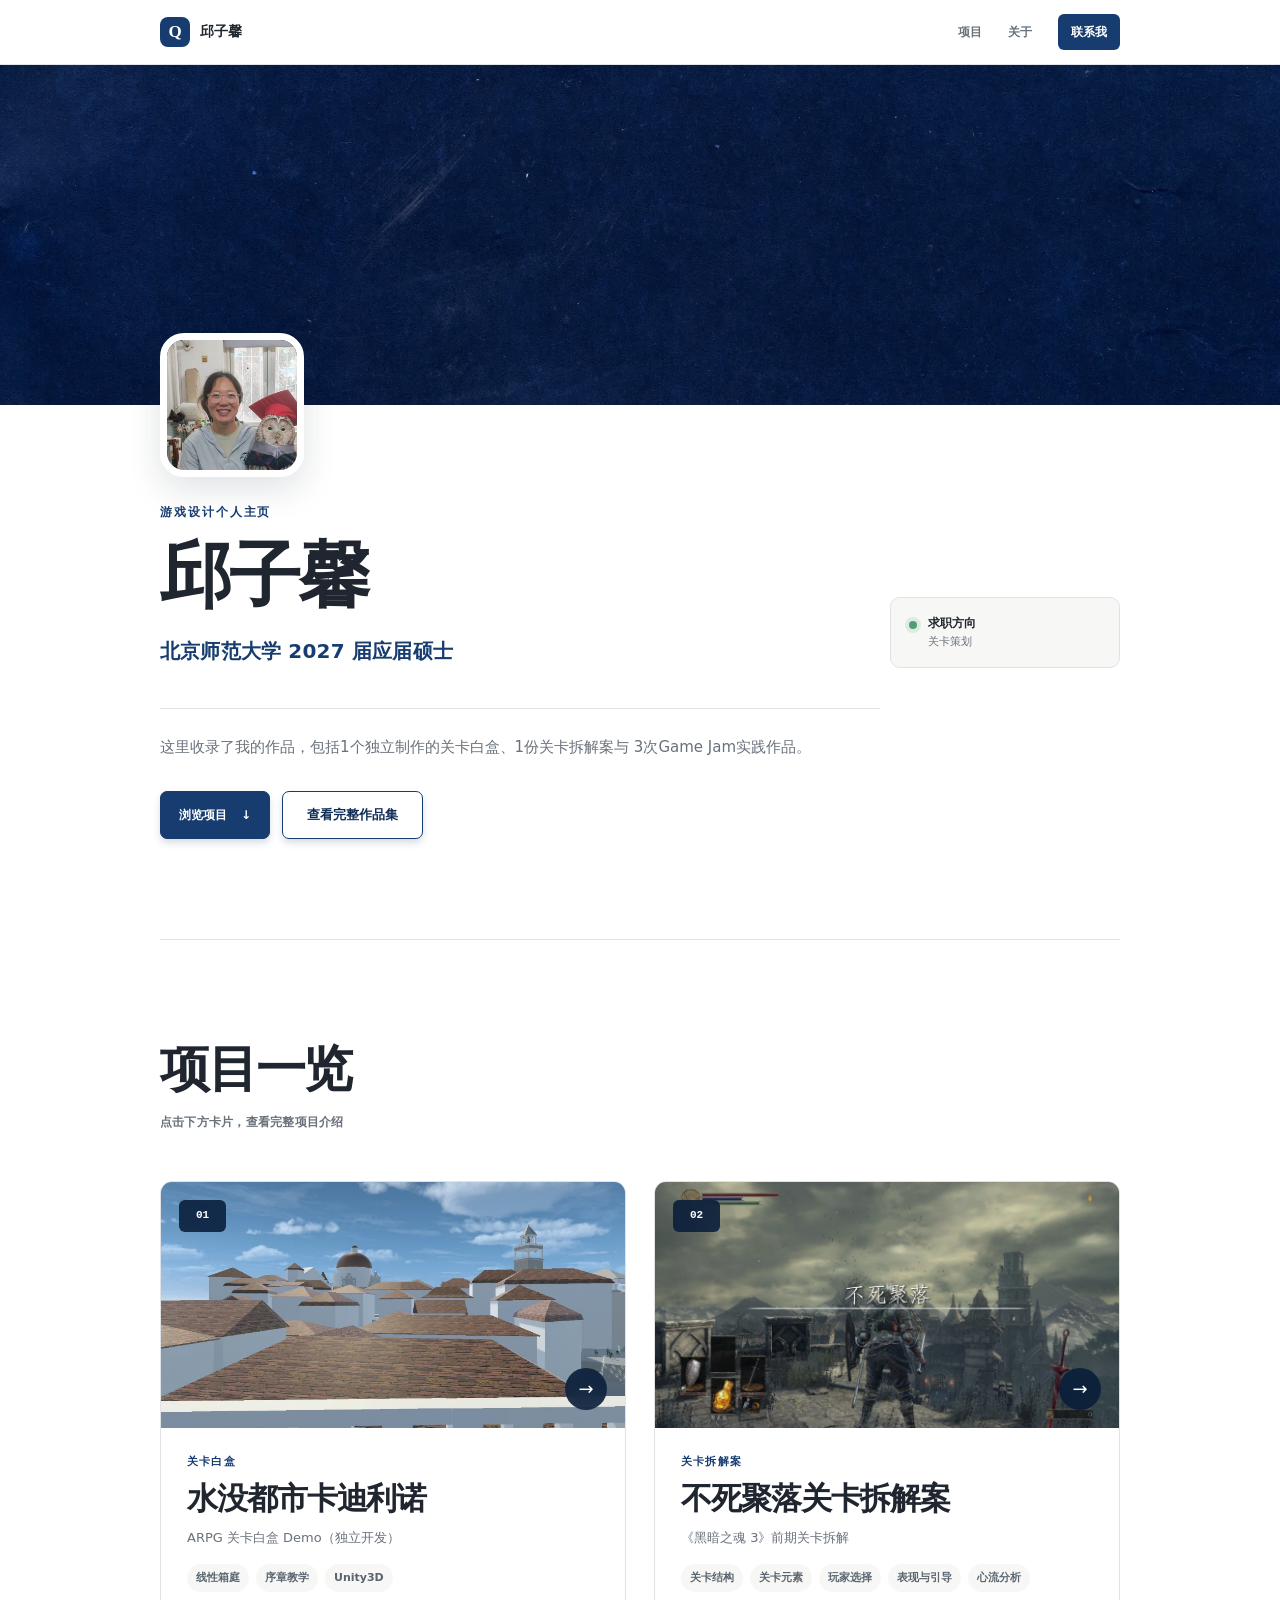
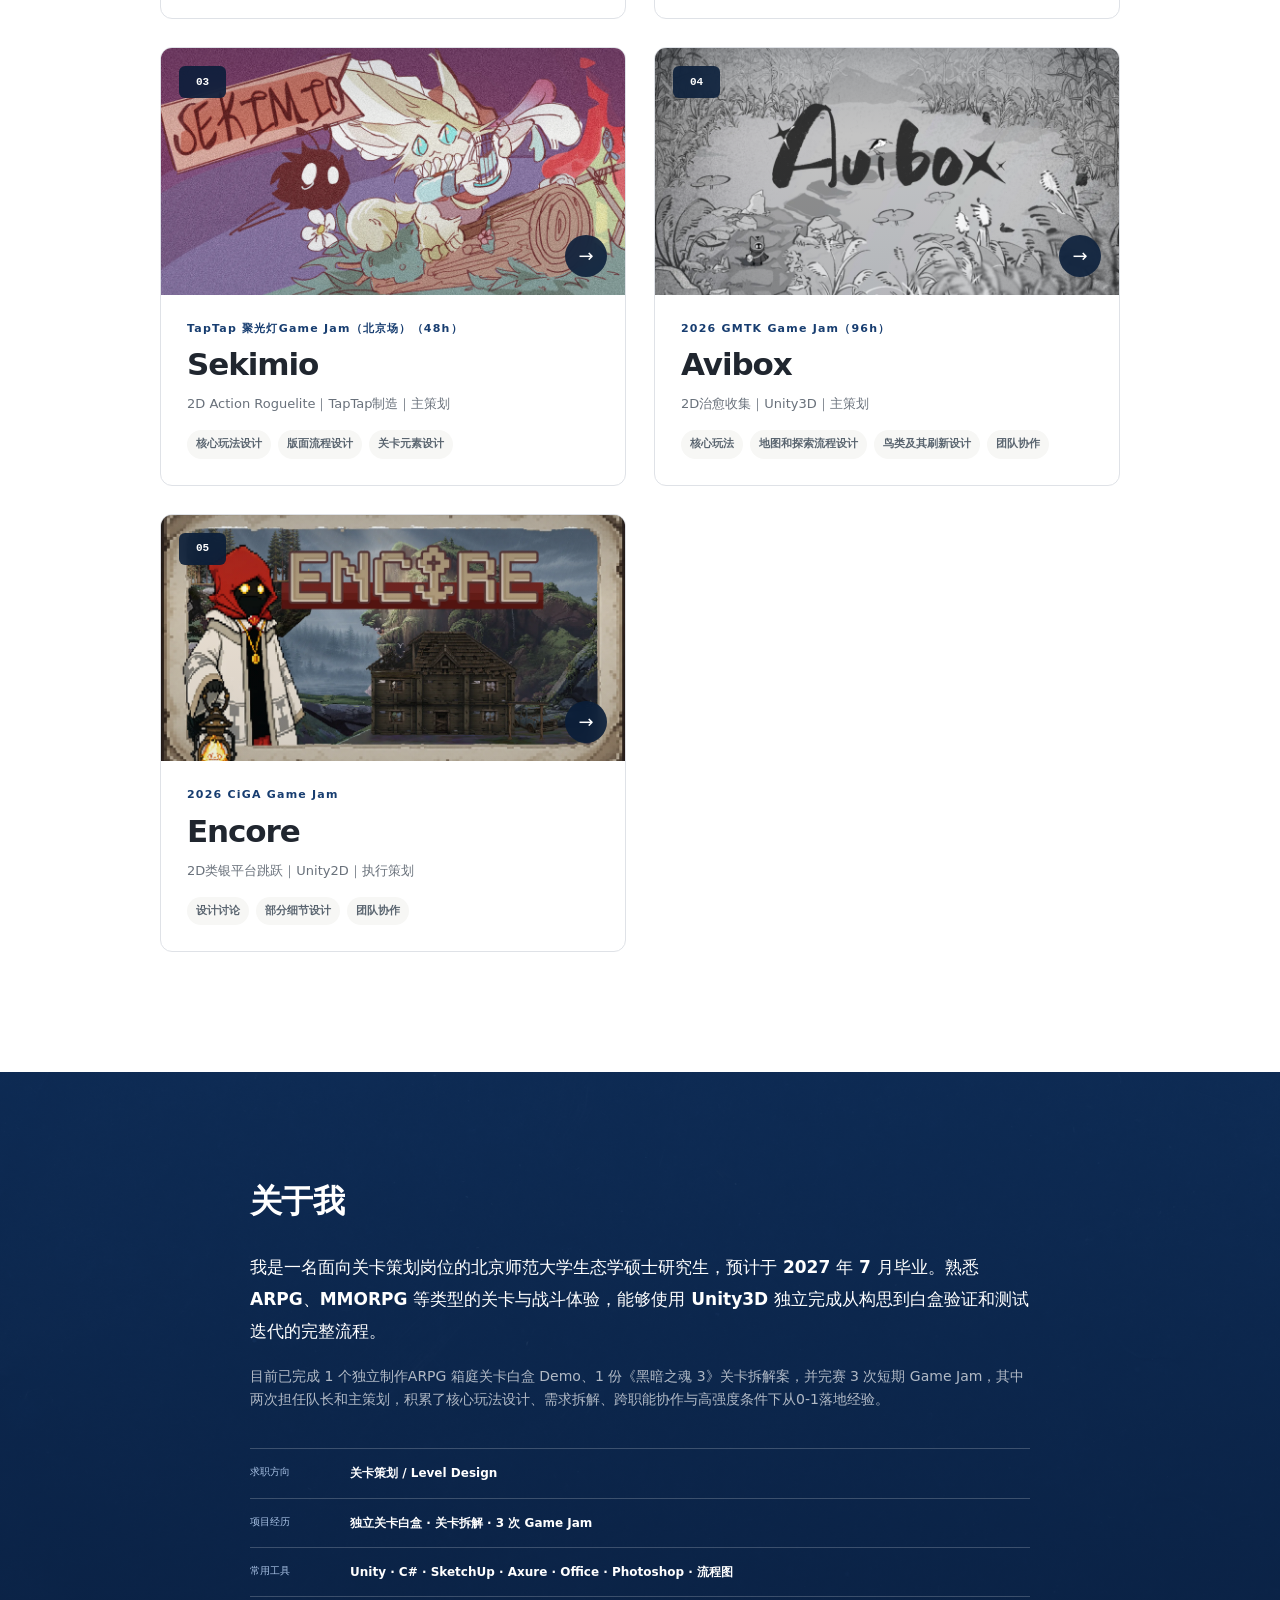
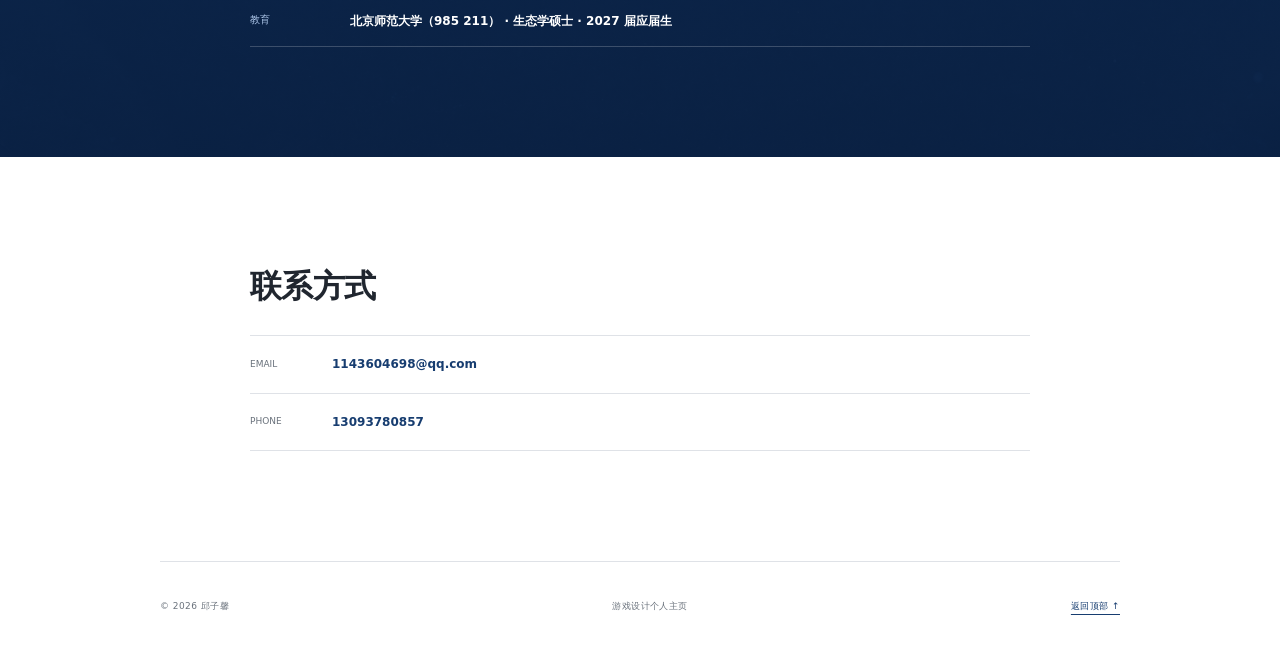
<file: index.html>
<!DOCTYPE html>
<html lang="zh-CN">
<head>
  <meta charset="UTF-8">
  <meta name="viewport" content="width=device-width, initial-scale=1.0">
  <meta name="description" content="邱子馨的游戏关卡策划作品集：关卡白盒、关卡拆解与 Game Jam 项目。">
  <meta name="theme-color" content="#122f59">
  <title>邱子馨｜关卡策划作品集</title>
  <link rel="icon" href="favicon.svg" type="image/svg+xml">
  <link rel="stylesheet" href="styles.css?v=button-shadow">
</head>

<body>
  <a class="skip-link" href="#main-content">跳至主要内容</a>

  <header class="topbar" id="top">
    <nav class="nav-shell" aria-label="主导航">
      <a class="brand" href="#top">
        <span class="brand-mark" aria-hidden="true">Q</span>
        <span>邱子馨</span>
      </a>
      <div class="nav-links">
        <a href="#work">项目</a>
        <a href="#about">关于</a>
        <a class="nav-contact" href="#contact">联系我</a>
      </div>
    </nav>
  </header>

  <main id="main-content">
    <section class="hero" aria-labelledby="page-title">
      <div class="cover" role="img" aria-label="深蓝色纸张纹理"></div>
      <div class="page-shell hero-content">
        <img class="profile-photo" src="assets/profile.webp" alt="邱子馨的个人照片" width="256" height="256">
        <div class="hero-grid">
          <div>
            <p class="eyebrow">游戏设计个人主页</p>
            <h1 id="page-title">邱子馨</h1>
            <p class="hero-subtitle">北京师范大学 2027 届应届硕士</p>
          </div>
          <div class="hero-note">
            <span class="status-dot" aria-hidden="true"></span>
            <p><strong>求职方向</strong><br>关卡策划</p>
          </div>
        </div>
        <p class="hero-intro">
          这里收录了我的作品，包括1个独立制作的关卡白盒、1份关卡拆解案与 3次Game Jam实践作品。
        </p>
        <div class="hero-actions">
          <a class="button button-primary" href="#work">浏览项目 <span aria-hidden="true">↓</span></a>
          <a class="button button-quiet portfolio-cta" href="portfolio.html?rev=dcce0b7">查看完整作品集</a>
        </div>
      </div>
    </section>

    <section class="page-shell work-section" id="work" aria-labelledby="work-title">
      <div class="section-heading">
        <div>
          <h2 id="work-title">项目一览</h2>
          <p class="section-subtitle">点击下方卡片，查看完整项目介绍</p>
        </div>
      </div>

      <div class="project-list">
        <article class="project-card project-featured">
          <a href="project-cardilino.html?rev=d1b28120" aria-label="查看水没都市卡迪利诺完整案例">
            <div class="project-media">
              <img src="assets/cardilino.webp" alt="水没都市卡迪利诺的白盒城市场景" width="835" height="464">
              <span class="project-number">01</span>
              <span class="project-arrow" aria-hidden="true">→</span>
            </div>
            <div class="project-copy">
              <div>
                <p class="project-kicker">关卡白盒</p>
                <h3>水没都市卡迪利诺</h3>
                <p>ARPG 关卡白盒 Demo（独立开发）</p>
              </div>
              <ul class="project-tags" aria-label="项目标签">
                <li>线性箱庭</li>
                <li>序章教学</li>
                <li>Unity3D</li>
              </ul>
            </div>
          </a>
        </article>

        <article class="project-card">
          <a href="project-undead-settlement.html" aria-label="查看不死聚落关卡拆解案">
            <div class="project-media">
              <img src="assets/undead-settlement.webp" alt="黑暗之魂 3 不死聚落游戏画面" width="1024" height="576">
              <span class="project-number">02</span>
              <span class="project-arrow" aria-hidden="true">→</span>
            </div>
            <div class="project-copy">
              <div>
                <p class="project-kicker">关卡拆解案</p>
                <h3>不死聚落关卡拆解案</h3>
                <p>《黑暗之魂 3》前期关卡拆解</p>
              </div>
              <ul class="project-tags" aria-label="项目标签">
                <li>关卡结构</li>
                <li>关卡元素</li>
                <li>玩家选择</li>
                <li>表现与引导</li>
                <li>心流分析</li>
              </ul>
            </div>
          </a>
        </article>

        <article class="project-card">
          <a href="project-sekimio.html" aria-label="查看 Sekimio 项目详情">
            <div class="project-media">
              <img src="assets/sekimio.webp" alt="Sekimio 游戏项目封面" width="1024" height="576">
              <span class="project-number">03</span>
              <span class="project-arrow" aria-hidden="true">→</span>
            </div>
            <div class="project-copy">
              <div>
                <p class="project-kicker">TapTap 聚光灯Game Jam（北京场）（48h）</p>
                <h3>Sekimio</h3>
                <p>2D Action Roguelite｜TapTap制造｜主策划</p>
              </div>
              <ul class="project-tags" aria-label="项目标签">
                <li>核心玩法设计</li>
                <li>版面流程设计</li>
                <li>关卡元素设计</li>
              </ul>
            </div>
          </a>
        </article>

        <article class="project-card">
          <a href="project-avibox.html" aria-label="查看 Avibox 项目详情">
            <div class="project-media">
              <img src="assets/avibox.webp" alt="Avibox 游戏项目封面" width="1024" height="576">
              <span class="project-number">04</span>
              <span class="project-arrow" aria-hidden="true">→</span>
            </div>
            <div class="project-copy">
              <div>
                <p class="project-kicker">2026 GMTK Game Jam（96h）</p>
                <h3>Avibox</h3>
                <p>2D治愈收集｜Unity3D｜主策划</p>
              </div>
              <ul class="project-tags" aria-label="项目标签">
                <li>核心玩法</li>
                <li>地图和探索流程设计</li>
                <li>鸟类及其刷新设计</li>
                <li>团队协作</li>
              </ul>
            </div>
          </a>
        </article>

        <article class="project-card">
          <a href="project-encore.html" aria-label="查看 Encore 项目详情">
            <div class="project-media">
              <img src="assets/encore.webp" alt="Encore 游戏项目封面" width="1024" height="576">
              <span class="project-number">05</span>
              <span class="project-arrow" aria-hidden="true">→</span>
            </div>
            <div class="project-copy">
              <div>
                <p class="project-kicker">2026 CiGA Game Jam</p>
                <h3>Encore</h3>
                <p>2D类银平台跳跃｜Unity2D｜执行策划</p>
              </div>
              <ul class="project-tags" aria-label="项目标签">
                <li>设计讨论</li>
                <li>部分细节设计</li>
                <li>团队协作</li>
              </ul>
            </div>
          </a>
        </article>
      </div>
    </section>

    <section class="about-section" id="about" aria-labelledby="about-title">
      <div class="page-shell about-grid">
        <h2 class="simple-section-title" id="about-title">关于我</h2>
        <div class="about-copy">
          <p class="about-lead">我是一名面向关卡策划岗位的北京师范大学生态学硕士研究生，预计于 2027 年 7 月毕业。熟悉 ARPG、MMORPG 等类型的关卡与战斗体验，能够使用 Unity3D 独立完成从构思到白盒验证和测试迭代的完整流程。</p>
          <p>目前已完成 1 个独立制作ARPG 箱庭关卡白盒 Demo、1 份《黑暗之魂 3》关卡拆解案，并完赛 3 次短期 Game Jam，其中两次担任队长和主策划，积累了核心玩法设计、需求拆解、跨职能协作与高强度条件下从0-1落地经验。</p>
          <dl class="facts">
            <div><dt>求职方向</dt><dd>关卡策划 / Level Design</dd></div>
            <div><dt>项目经历</dt><dd>独立关卡白盒 · 关卡拆解 · 3 次 Game Jam</dd></div>
            <div><dt>常用工具</dt><dd>Unity · C#  · SketchUp · Axure · Office · Photoshop · 流程图</dd></div>
            <div><dt>教育</dt><dd>北京师范大学（985 211） · 生态学硕士 · 2027 届应届生</dd></div>
          </dl>
        </div>
      </div>
    </section>

    <section class="page-shell contact-section" id="contact" aria-labelledby="contact-title">
      <h2 class="simple-section-title" id="contact-title">联系方式</h2>
      <div class="contact-list">
        <div class="contact-item"><span>Email</span><strong>1143604698@qq.com</strong></div>
        <div class="contact-item"><span>Phone</span><strong>13093780857</strong></div>
      </div>
    </section>
  </main>

  <footer class="page-shell">
    <span>© 2026 邱子馨</span>
    <span>游戏设计个人主页</span>
    <a href="#top">返回顶部 ↑</a>
  </footer>
</body>
</html>
</file>
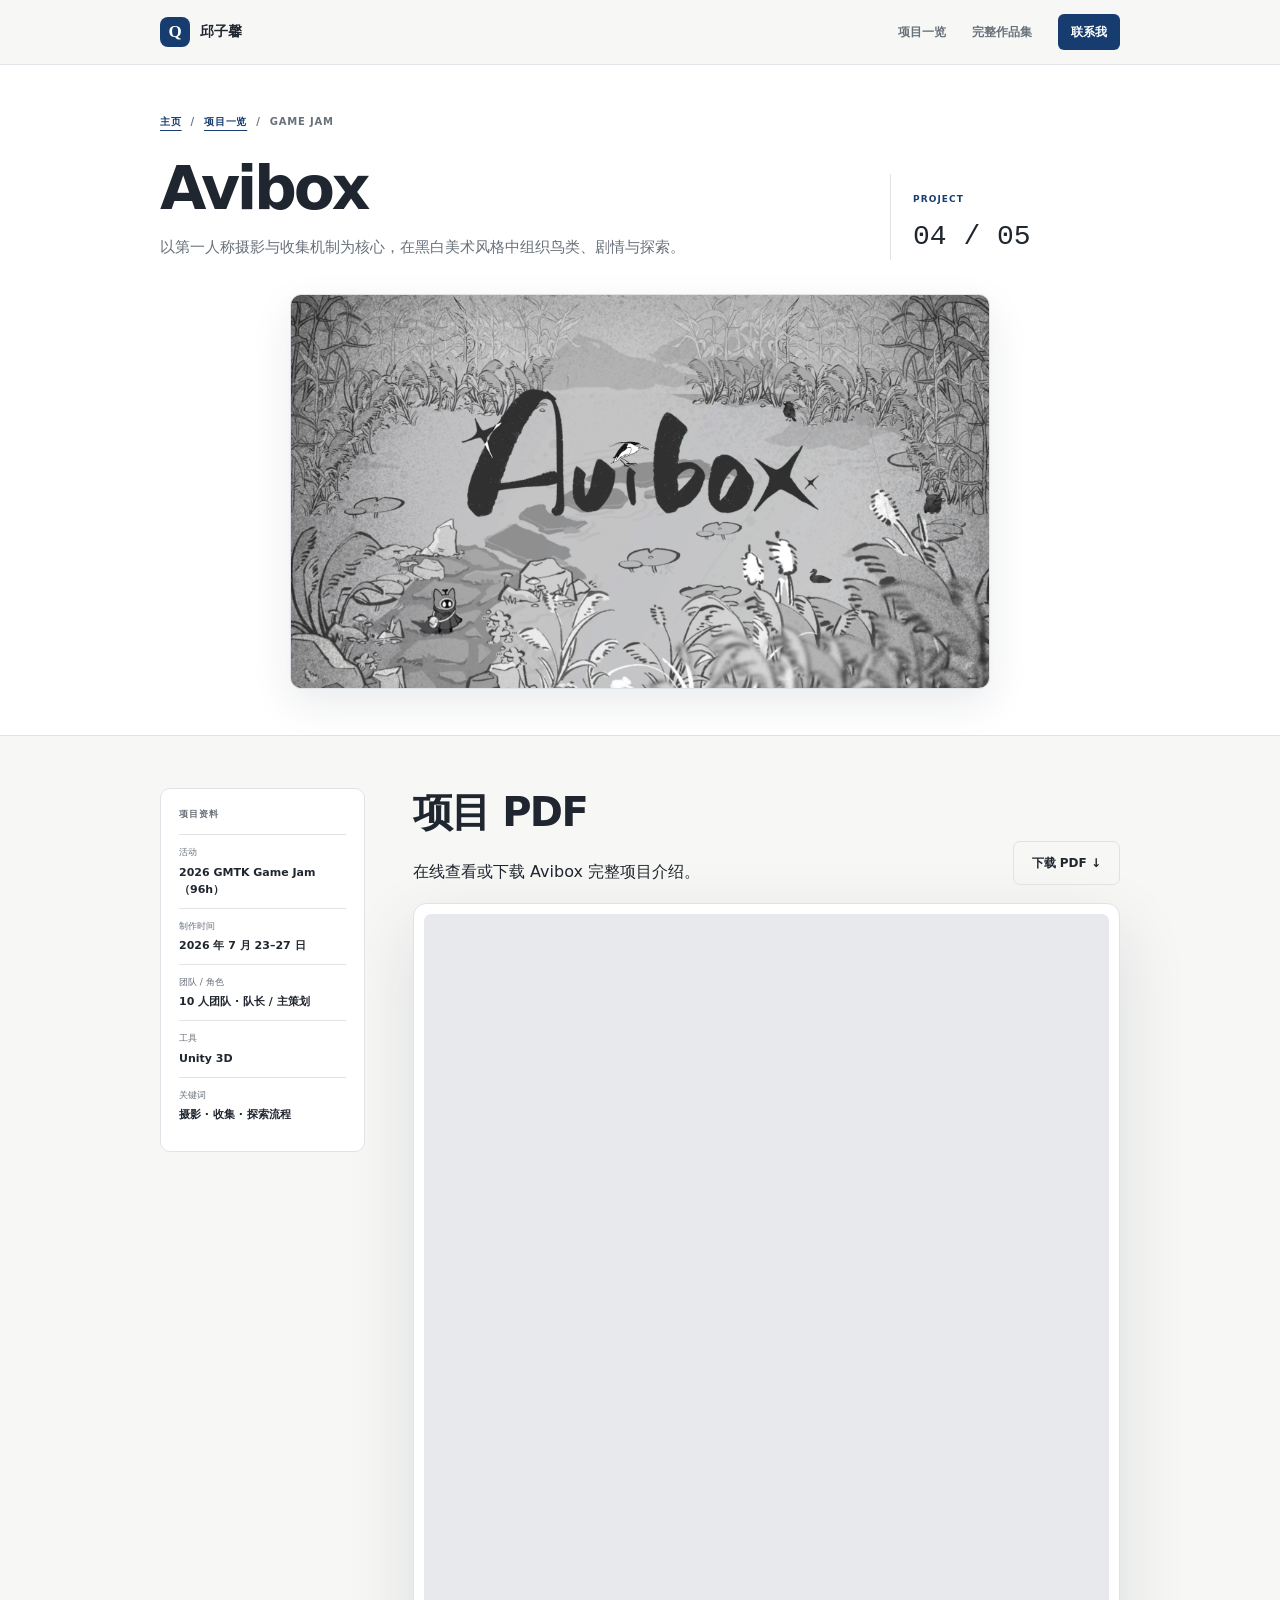
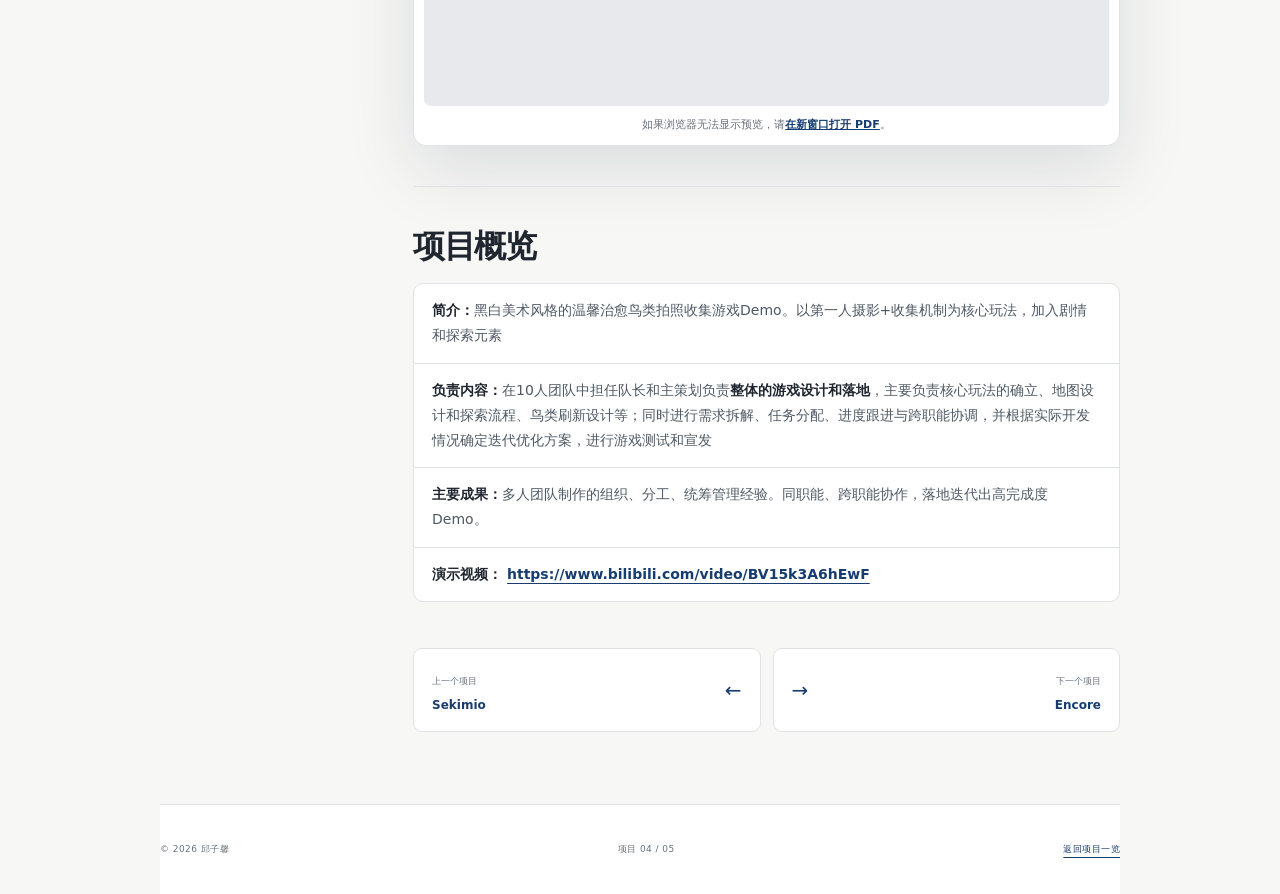
<file: project-avibox.html>
<!DOCTYPE html>
<html lang="zh-CN">
<head>
  <meta charset="UTF-8">
  <meta name="viewport" content="width=device-width, initial-scale=1.0">
  <meta name="description" content="Avibox：以第一人称摄影与收集为核心的治愈系鸟类探索游戏 Demo。">
  <meta name="theme-color" content="#122f59">
  <title>Avibox｜邱子馨作品集</title>
  <link rel="icon" href="favicon.svg" type="image/svg+xml">
  <link rel="stylesheet" href="styles.css">
</head>
<body class="project-page">
  <a class="skip-link" href="#main-content">跳至主要内容</a>
  <header class="topbar">
    <nav class="nav-shell" aria-label="主导航">
      <a class="brand" href="index.html"><span class="brand-mark" aria-hidden="true">Q</span><span>邱子馨</span></a>
      <div class="nav-links"><a href="index.html#work">项目一览</a><a href="portfolio.html?rev=dcce0b7">完整作品集</a><a class="nav-contact" href="index.html#contact">联系我</a></div>
    </nav>
  </header>

  <main id="main-content">
    <section class="project-hero">
      <div class="page-shell">
        <div class="project-breadcrumb"><a href="index.html">主页</a><span>/</span><a href="index.html#work">项目一览</a><span>/</span><span>Game Jam</span></div>
        <div class="project-title-row">
          <div>
            <h1>Avibox</h1>
            <p class="project-lead">以第一人称摄影与收集机制为核心，在黑白美术风格中组织鸟类、剧情与探索。</p>
          </div>
          <div class="project-index"><span>Project</span><strong>04 / 05</strong></div>
        </div>
        <div class="project-cover-frame"><img src="assets/avibox.webp" alt="Avibox 游戏项目封面" width="1024" height="576"></div>
      </div>
    </section>

    <div class="page-shell project-detail">
      <aside class="project-sidebar" aria-label="项目资料">
        <h2>项目资料</h2>
        <dl class="project-facts">
          <div><dt>活动</dt><dd>2026 GMTK Game Jam（96h）</dd></div>
          <div><dt>制作时间</dt><dd>2026 年 7 月 23–27 日</dd></div>
          <div><dt>团队 / 角色</dt><dd>10 人团队 · 队长 / 主策划</dd></div>
          <div><dt>工具</dt><dd>Unity 3D</dd></div>
          <div><dt>关键词</dt><dd>摄影 · 收集 · 探索流程</dd></div>
        </dl>
      </aside>

      <article class="detail-content">
        <section class="detail-section project-document" aria-labelledby="avibox-pdf-title">
          <div class="project-document-heading">
            <div><h2 id="avibox-pdf-title">项目 PDF</h2><p>在线查看或下载 Avibox 完整项目介绍。</p></div>
            <a class="button" href="assets/Avibox项目介绍_邱子馨.pdf" download>下载 PDF ↓</a>
          </div>
          <div class="pdf-viewer">
            <iframe class="pdf-frame project-pdf-frame" src="assets/Avibox项目介绍_邱子馨.pdf#view=Fit&toolbar=1&navpanes=0" title="Avibox 项目介绍 PDF 在线预览" loading="lazy"></iframe>
            <p class="pdf-fallback">如果浏览器无法显示预览，请<a href="assets/Avibox项目介绍_邱子馨.pdf" target="_blank" rel="noopener noreferrer">在新窗口打开 PDF</a>。</p>
          </div>
        </section>

        <section class="detail-section project-summary" aria-labelledby="avibox-summary-title">
          <h2 id="avibox-summary-title">项目概览</h2>
          <div class="project-summary-list">
            <p><strong>简介：</strong>黑白美术风格的温馨治愈鸟类拍照收集游戏Demo。以第一人摄影+收集机制为核心玩法，加入剧情和探索元素</p>
            <p><strong>负责内容：</strong>在10人团队中担任队长和主策划负责<strong>整体的游戏设计和落地</strong>，主要负责核心玩法的确立、地图设计和探索流程、鸟类刷新设计等；同时进行需求拆解、任务分配、进度跟进与跨职能协调，并根据实际开发情况确定迭代优化方案，进行游戏测试和宣发</p>
            <p><strong>主要成果：</strong>多人团队制作的组织、分工、统筹管理经验。同职能、跨职能协作，落地迭代出高完成度Demo。</p>
            <p><strong>演示视频：</strong><a href="https://www.bilibili.com/video/BV15k3A6hEwF" target="_blank" rel="noopener noreferrer">https://www.bilibili.com/video/BV15k3A6hEwF</a></p>
          </div>
        </section>

        <nav class="project-pagination" aria-label="项目切换">
          <a href="project-sekimio.html"><div><span>上一个项目</span><strong>Sekimio</strong></div><i aria-hidden="true">←</i></a>
          <a class="next" href="project-encore.html"><i aria-hidden="true">→</i><div><span>下一个项目</span><strong>Encore</strong></div></a>
        </nav>
      </article>
    </div>
  </main>
  <footer class="page-shell project-detail-footer"><span>© 2026 邱子馨</span><span>项目 04 / 05</span><a href="index.html#work">返回项目一览</a></footer>
</body>
</html>
</file>
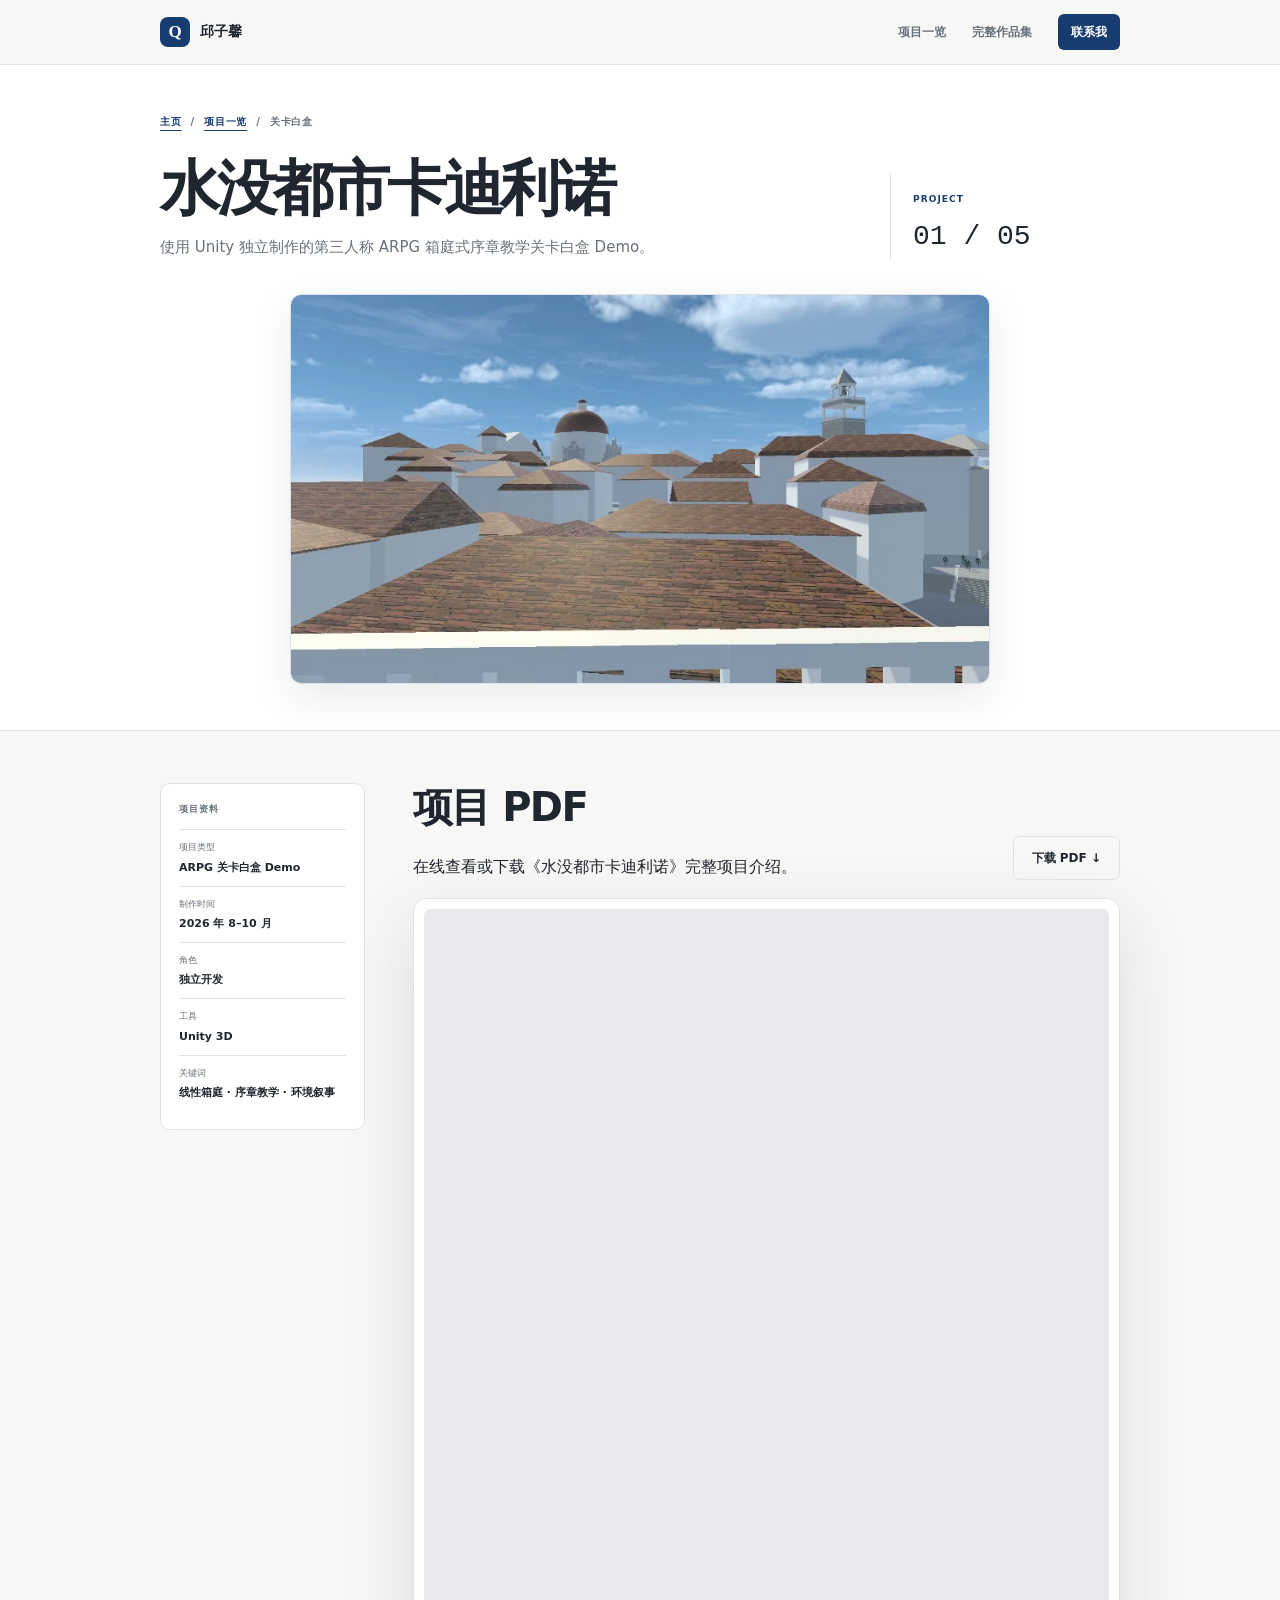
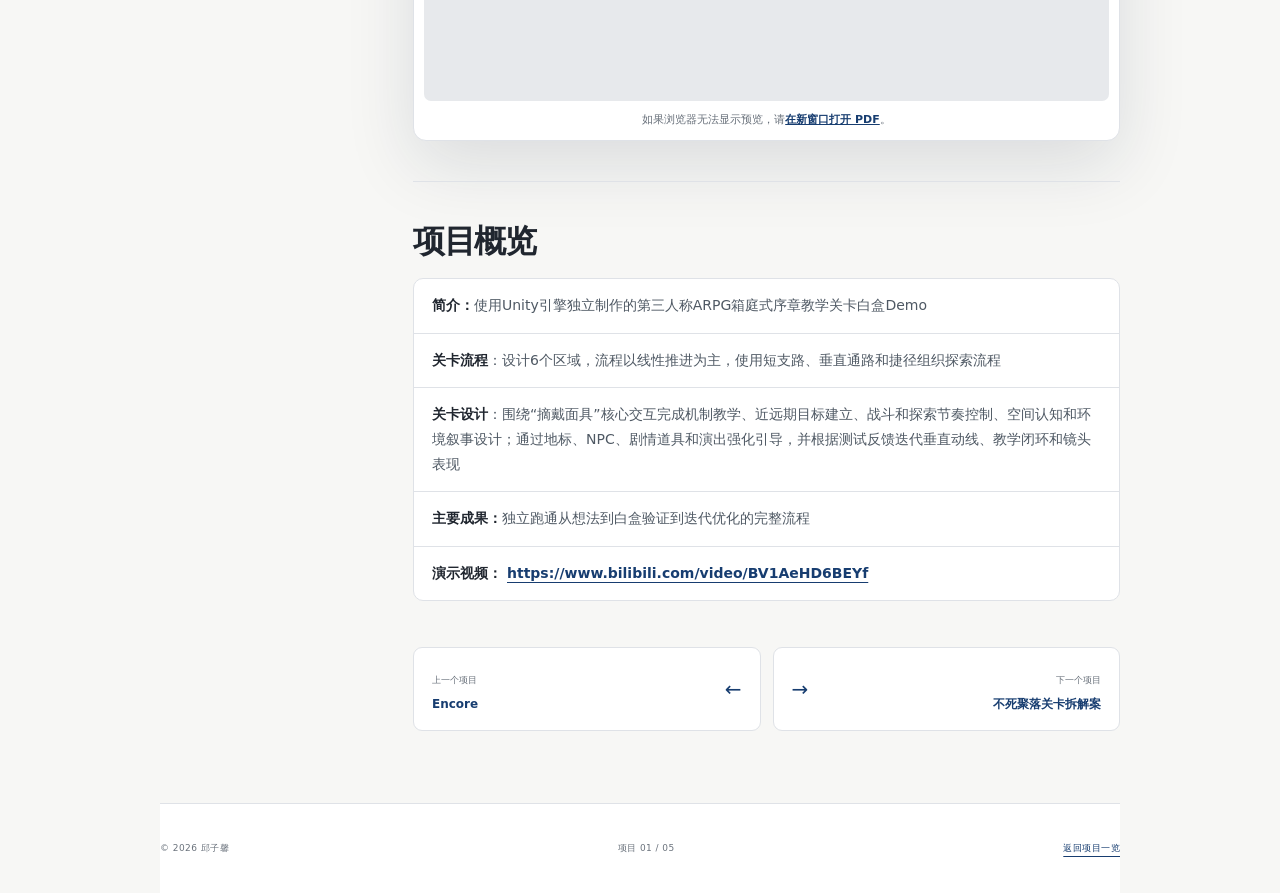
<file: project-cardilino.html>
<!DOCTYPE html>
<html lang="zh-CN">
<head>
  <meta charset="UTF-8">
  <meta name="viewport" content="width=device-width, initial-scale=1.0">
  <meta name="description" content="水没都市卡迪利诺：邱子馨独立制作的第三人称 ARPG 序章教学关卡白盒。">
  <meta name="theme-color" content="#122f59">
  <title>水没都市卡迪利诺｜邱子馨作品集</title>
  <link rel="icon" href="favicon.svg" type="image/svg+xml">
  <link rel="stylesheet" href="styles.css">
</head>
<body class="project-page">
  <a class="skip-link" href="#main-content">跳至主要内容</a>
  <header class="topbar">
    <nav class="nav-shell" aria-label="主导航">
      <a class="brand" href="index.html"><span class="brand-mark" aria-hidden="true">Q</span><span>邱子馨</span></a>
      <div class="nav-links">
        <a href="index.html#work">项目一览</a>
        <a href="portfolio.html?rev=dcce0b7">完整作品集</a>
        <a class="nav-contact" href="index.html#contact">联系我</a>
      </div>
    </nav>
  </header>

  <main id="main-content">
    <section class="project-hero">
      <div class="page-shell">
        <div class="project-breadcrumb"><a href="index.html">主页</a><span>/</span><a href="index.html#work">项目一览</a><span>/</span><span>关卡白盒</span></div>
        <div class="project-title-row">
          <div>
            <h1>水没都市卡迪利诺</h1>
            <p class="project-lead">使用 Unity 独立制作的第三人称 ARPG 箱庭式序章教学关卡白盒 Demo。</p>
          </div>
          <div class="project-index"><span>Project</span><strong>01 / 05</strong></div>
        </div>
        <div class="project-cover-frame"><img src="assets/cardilino.webp" alt="水没都市卡迪利诺白盒城市场景" width="835" height="464"></div>
      </div>
    </section>

    <div class="page-shell project-detail">
      <aside class="project-sidebar" aria-label="项目资料">
        <h2>项目资料</h2>
        <dl class="project-facts">
          <div><dt>项目类型</dt><dd>ARPG 关卡白盒 Demo</dd></div>
          <div><dt>制作时间</dt><dd>2026 年 8–10 月</dd></div>
          <div><dt>角色</dt><dd>独立开发</dd></div>
          <div><dt>工具</dt><dd>Unity 3D</dd></div>
          <div><dt>关键词</dt><dd>线性箱庭 · 序章教学 · 环境叙事</dd></div>
        </dl>
      </aside>

      <article class="detail-content">
        <section class="detail-section project-document" aria-labelledby="cardilino-pdf-title">
          <div class="project-document-heading">
            <div><h2 id="cardilino-pdf-title">项目 PDF</h2><p>在线查看或下载《水没都市卡迪利诺》完整项目介绍。</p></div>
            <a class="button" href="assets/水没都市卡迪利诺项目介绍_邱子馨.pdf?rev=d1b28120" download>下载 PDF ↓</a>
          </div>
          <div class="pdf-viewer">
            <iframe class="pdf-frame project-pdf-frame" src="assets/水没都市卡迪利诺项目介绍_邱子馨.pdf?rev=d1b28120#view=Fit&amp;toolbar=1&amp;navpanes=0" title="水没都市卡迪利诺项目介绍 PDF 在线预览" loading="lazy"></iframe>
            <p class="pdf-fallback">如果浏览器无法显示预览，请<a href="assets/水没都市卡迪利诺项目介绍_邱子馨.pdf?rev=d1b28120" target="_blank" rel="noopener noreferrer">在新窗口打开 PDF</a>。</p>
          </div>
        </section>

        <section class="detail-section project-summary" aria-labelledby="cardilino-summary-title">
          <h2 id="cardilino-summary-title">项目概览</h2>
          <div class="project-summary-list">
            <p><strong>简介：</strong>使用Unity引擎独立制作的第三人称ARPG箱庭式序章教学关卡白盒Demo</p>
            <p><strong>关卡流程</strong>：设计6个区域，流程以线性推进为主，使用短支路、垂直通路和捷径组织探索流程</p>
            <p><strong>关卡设计</strong>：围绕“摘戴面具”核心交互完成机制教学、近远期目标建立、战斗和探索节奏控制、空间认知和环境叙事设计；通过地标、NPC、剧情道具和演出强化引导，并根据测试反馈迭代垂直动线、教学闭环和镜头表现</p>
            <p><strong>主要成果：</strong>独立跑通从想法到白盒验证到迭代优化的完整流程</p>
            <p><strong>演示视频：</strong><a href="https://www.bilibili.com/video/BV1AeHD6BEYf" target="_blank" rel="noopener noreferrer">https://www.bilibili.com/video/BV1AeHD6BEYf</a></p>
          </div>
        </section>

        <nav class="project-pagination" aria-label="项目切换">
          <a href="project-encore.html"><div><span>上一个项目</span><strong>Encore</strong></div><i aria-hidden="true">←</i></a>
          <a class="next" href="project-undead-settlement.html"><i aria-hidden="true">→</i><div><span>下一个项目</span><strong>不死聚落关卡拆解案</strong></div></a>
        </nav>
      </article>
    </div>
  </main>
  <footer class="page-shell project-detail-footer"><span>© 2026 邱子馨</span><span>项目 01 / 05</span><a href="index.html#work">返回项目一览</a></footer>
</body>
</html>
</file>
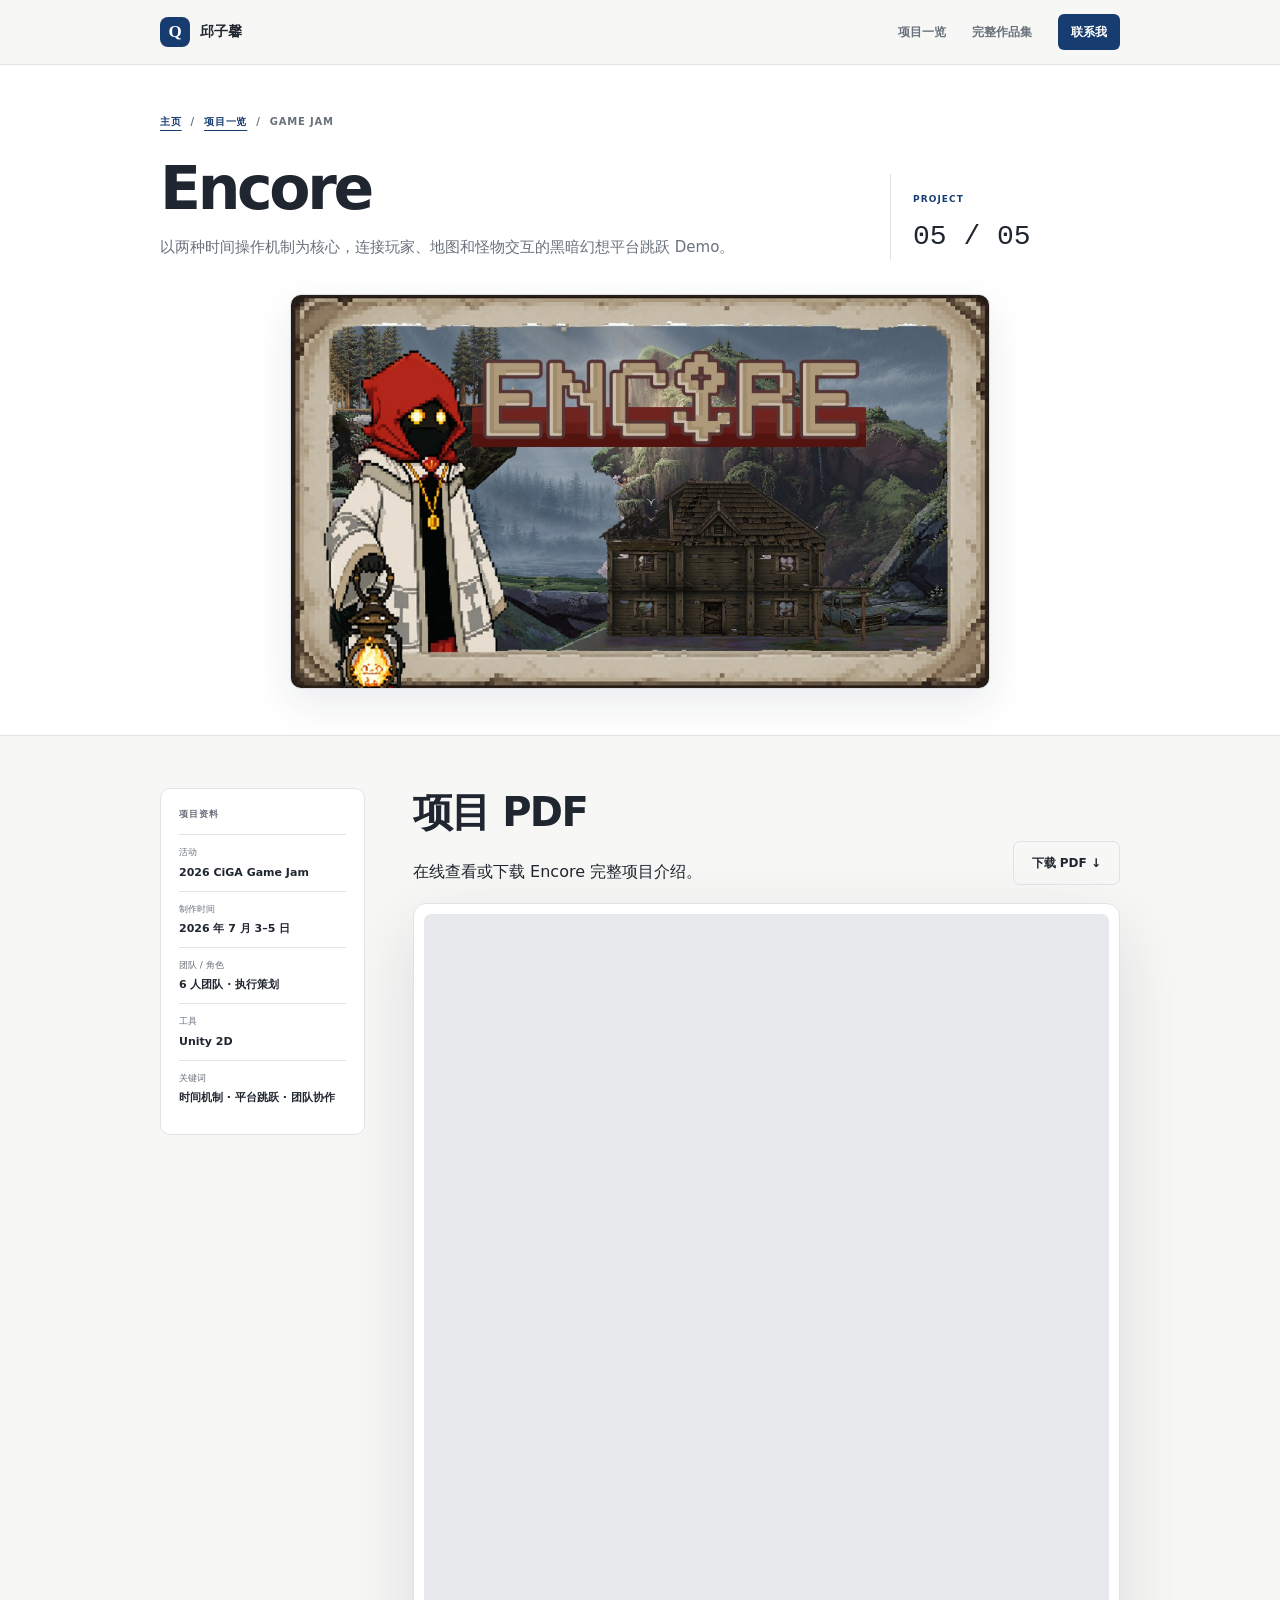
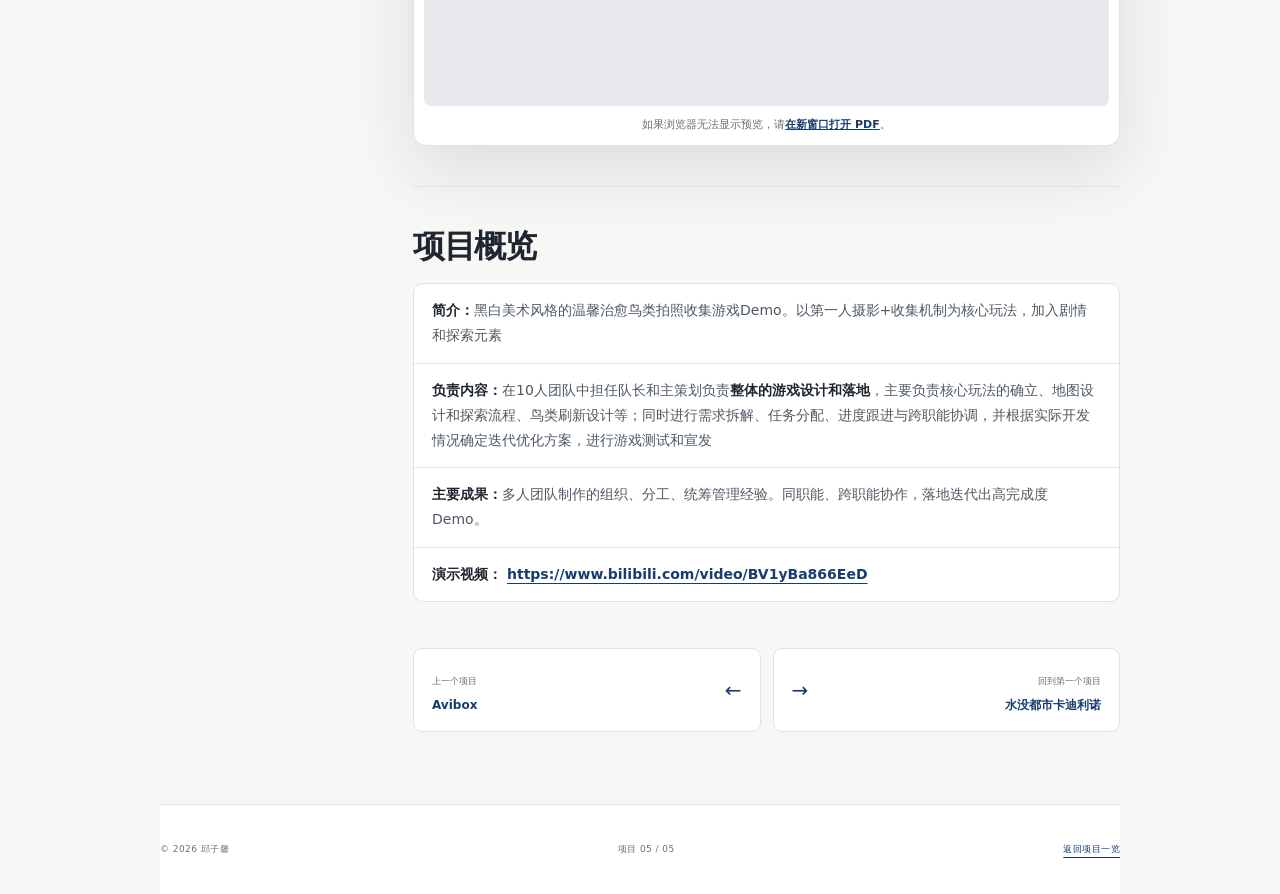
<file: project-encore.html>
<!DOCTYPE html>
<html lang="zh-CN">
<head>
  <meta charset="UTF-8">
  <meta name="viewport" content="width=device-width, initial-scale=1.0">
  <meta name="description" content="Encore：以两种时间操作机制为核心的黑暗幻想类银平台跳跃游戏 Demo。">
  <meta name="theme-color" content="#122f59">
  <title>Encore｜邱子馨作品集</title>
  <link rel="icon" href="favicon.svg" type="image/svg+xml">
  <link rel="stylesheet" href="styles.css">
</head>
<body class="project-page">
  <a class="skip-link" href="#main-content">跳至主要内容</a>
  <header class="topbar">
    <nav class="nav-shell" aria-label="主导航">
      <a class="brand" href="index.html"><span class="brand-mark" aria-hidden="true">Q</span><span>邱子馨</span></a>
      <div class="nav-links"><a href="index.html#work">项目一览</a><a href="portfolio.html?rev=dcce0b7">完整作品集</a><a class="nav-contact" href="index.html#contact">联系我</a></div>
    </nav>
  </header>

  <main id="main-content">
    <section class="project-hero">
      <div class="page-shell">
        <div class="project-breadcrumb"><a href="index.html">主页</a><span>/</span><a href="index.html#work">项目一览</a><span>/</span><span>Game Jam</span></div>
        <div class="project-title-row">
          <div>
            <h1>Encore</h1>
            <p class="project-lead">以两种时间操作机制为核心，连接玩家、地图和怪物交互的黑暗幻想平台跳跃 Demo。</p>
          </div>
          <div class="project-index"><span>Project</span><strong>05 / 05</strong></div>
        </div>
        <div class="project-cover-frame"><img src="assets/encore.webp" alt="Encore 游戏项目封面" width="1024" height="576"></div>
      </div>
    </section>

    <div class="page-shell project-detail">
      <aside class="project-sidebar" aria-label="项目资料">
        <h2>项目资料</h2>
        <dl class="project-facts">
          <div><dt>活动</dt><dd>2026 CiGA Game Jam</dd></div>
          <div><dt>制作时间</dt><dd>2026 年 7 月 3–5 日</dd></div>
          <div><dt>团队 / 角色</dt><dd>6 人团队 · 执行策划</dd></div>
          <div><dt>工具</dt><dd>Unity 2D</dd></div>
          <div><dt>关键词</dt><dd>时间机制 · 平台跳跃 · 团队协作</dd></div>
        </dl>
      </aside>

      <article class="detail-content">
        <section class="detail-section project-document" aria-labelledby="encore-pdf-title">
          <div class="project-document-heading">
            <div><h2 id="encore-pdf-title">项目 PDF</h2><p>在线查看或下载 Encore 完整项目介绍。</p></div>
            <a class="button" href="assets/Encore项目介绍_邱子馨.pdf" download>下载 PDF ↓</a>
          </div>
          <div class="pdf-viewer">
            <iframe class="pdf-frame project-pdf-frame" src="assets/Encore项目介绍_邱子馨.pdf#view=Fit&toolbar=1&navpanes=0" title="Encore 项目介绍 PDF 在线预览" loading="lazy"></iframe>
            <p class="pdf-fallback">如果浏览器无法显示预览，请<a href="assets/Encore项目介绍_邱子馨.pdf" target="_blank" rel="noopener noreferrer">在新窗口打开 PDF</a>。</p>
          </div>
        </section>

        <section class="detail-section project-summary" aria-labelledby="encore-summary-title">
          <h2 id="encore-summary-title">项目概览</h2>
          <div class="project-summary-list">
            <p><strong>简介：</strong>黑白美术风格的温馨治愈鸟类拍照收集游戏Demo。以第一人摄影+收集机制为核心玩法，加入剧情和探索元素</p>
            <p><strong>负责内容：</strong>在10人团队中担任队长和主策划负责<strong>整体的游戏设计和落地</strong>，主要负责核心玩法的确立、地图设计和探索流程、鸟类刷新设计等；同时进行需求拆解、任务分配、进度跟进与跨职能协调，并根据实际开发情况确定迭代优化方案，进行游戏测试和宣发</p>
            <p><strong>主要成果：</strong>多人团队制作的组织、分工、统筹管理经验。同职能、跨职能协作，落地迭代出高完成度Demo。</p>
            <p><strong>演示视频：</strong><a href="https://www.bilibili.com/video/BV1yBa866EeD" target="_blank" rel="noopener noreferrer">https://www.bilibili.com/video/BV1yBa866EeD</a></p>
          </div>
        </section>

        <nav class="project-pagination" aria-label="项目切换">
          <a href="project-avibox.html"><div><span>上一个项目</span><strong>Avibox</strong></div><i aria-hidden="true">←</i></a>
          <a class="next" href="project-cardilino.html"><i aria-hidden="true">→</i><div><span>回到第一个项目</span><strong>水没都市卡迪利诺</strong></div></a>
        </nav>
      </article>
    </div>
  </main>
  <footer class="page-shell project-detail-footer"><span>© 2026 邱子馨</span><span>项目 05 / 05</span><a href="index.html#work">返回项目一览</a></footer>
</body>
</html>
</file>
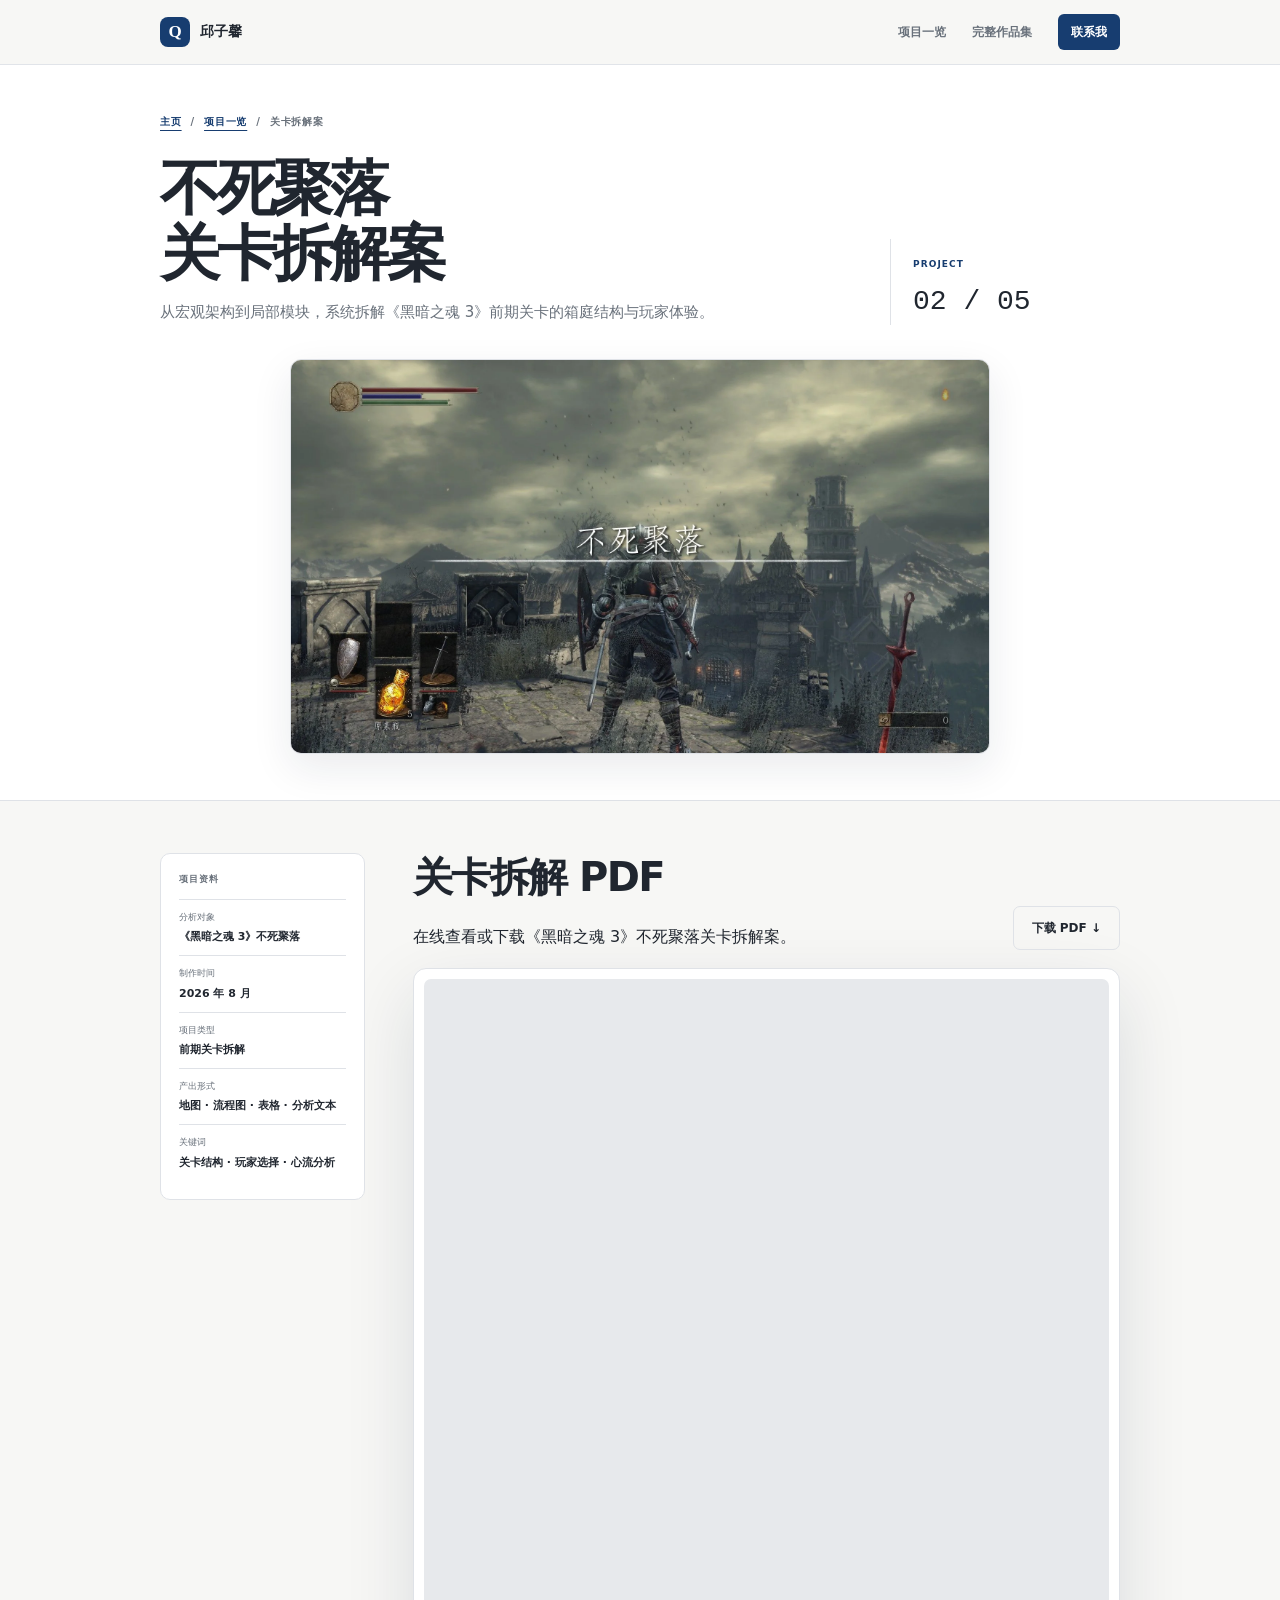
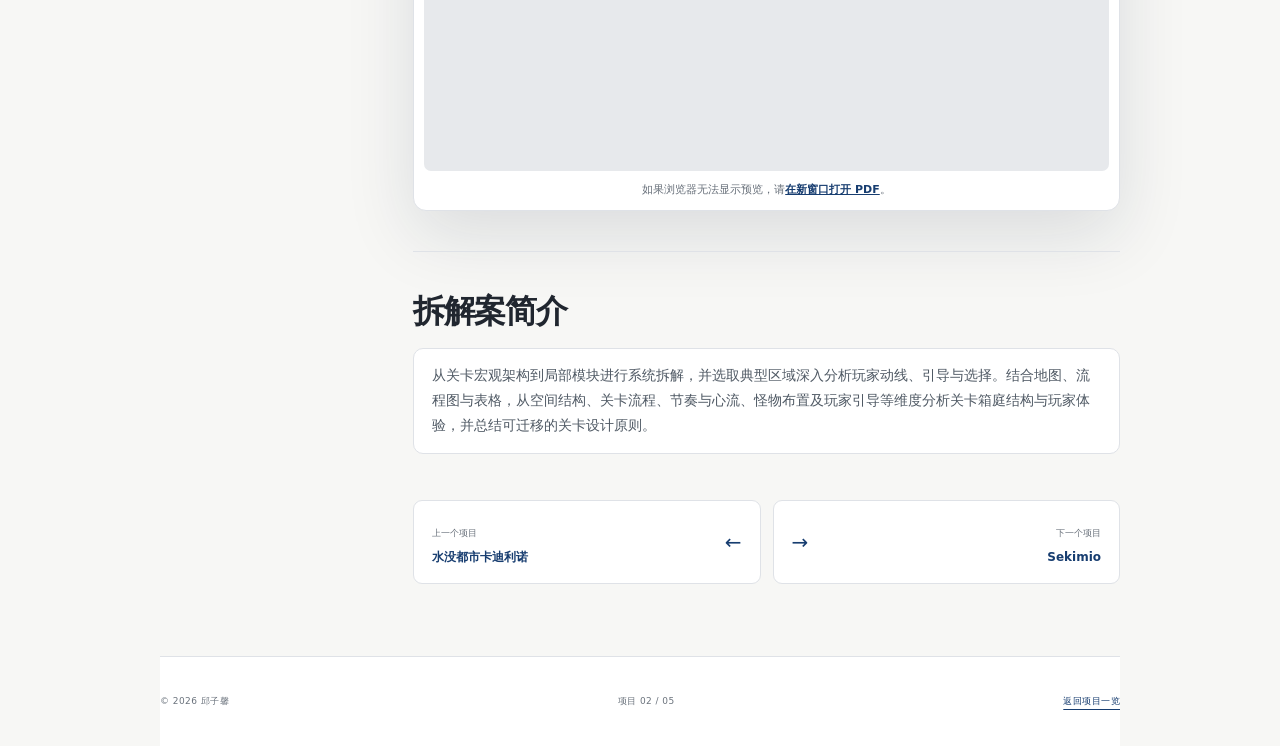
<file: project-undead-settlement.html>
<!DOCTYPE html>
<html lang="zh-CN">
<head>
  <meta charset="UTF-8">
  <meta name="viewport" content="width=device-width, initial-scale=1.0">
  <meta name="description" content="《黑暗之魂 3》不死聚落关卡拆解案：空间结构、流程、节奏、怪物布置与引导分析。">
  <meta name="theme-color" content="#122f59">
  <title>不死聚落关卡拆解案｜邱子馨作品集</title>
  <link rel="icon" href="favicon.svg" type="image/svg+xml">
  <link rel="stylesheet" href="styles.css">
</head>
<body class="project-page">
  <a class="skip-link" href="#main-content">跳至主要内容</a>
  <header class="topbar">
    <nav class="nav-shell" aria-label="主导航">
      <a class="brand" href="index.html"><span class="brand-mark" aria-hidden="true">Q</span><span>邱子馨</span></a>
      <div class="nav-links"><a href="index.html#work">项目一览</a><a href="portfolio.html?rev=dcce0b7">完整作品集</a><a class="nav-contact" href="index.html#contact">联系我</a></div>
    </nav>
  </header>

  <main id="main-content">
    <section class="project-hero">
      <div class="page-shell">
        <div class="project-breadcrumb"><a href="index.html">主页</a><span>/</span><a href="index.html#work">项目一览</a><span>/</span><span>关卡拆解案</span></div>
        <div class="project-title-row">
          <div>
            <h1>不死聚落<br>关卡拆解案</h1>
            <p class="project-lead">从宏观架构到局部模块，系统拆解《黑暗之魂 3》前期关卡的箱庭结构与玩家体验。</p>
          </div>
          <div class="project-index"><span>Project</span><strong>02 / 05</strong></div>
        </div>
        <div class="project-cover-frame"><img src="assets/undead-settlement.webp" alt="黑暗之魂 3 不死聚落游戏画面" width="1024" height="576"></div>
      </div>
    </section>

    <div class="page-shell project-detail">
      <aside class="project-sidebar" aria-label="项目资料">
        <h2>项目资料</h2>
        <dl class="project-facts">
          <div><dt>分析对象</dt><dd>《黑暗之魂 3》不死聚落</dd></div>
          <div><dt>制作时间</dt><dd>2026 年 8 月</dd></div>
          <div><dt>项目类型</dt><dd>前期关卡拆解</dd></div>
          <div><dt>产出形式</dt><dd>地图 · 流程图 · 表格 · 分析文本</dd></div>
          <div><dt>关键词</dt><dd>关卡结构 · 玩家选择 · 心流分析</dd></div>
        </dl>
      </aside>

      <article class="detail-content">
        <section class="detail-section project-document" aria-labelledby="undead-pdf-title">
          <div class="project-document-heading">
            <div><h2 id="undead-pdf-title">关卡拆解 PDF</h2><p>在线查看或下载《黑暗之魂 3》不死聚落关卡拆解案。</p></div>
            <a class="button" href="assets/黑暗之魂3关卡拆解_邱子馨.pdf" download>下载 PDF ↓</a>
          </div>
          <div class="pdf-viewer">
            <iframe class="pdf-frame project-pdf-frame" src="assets/黑暗之魂3关卡拆解_邱子馨.pdf#view=Fit&toolbar=1&navpanes=0" title="黑暗之魂 3 不死聚落关卡拆解 PDF 在线预览" loading="lazy"></iframe>
            <p class="pdf-fallback">如果浏览器无法显示预览，请<a href="assets/黑暗之魂3关卡拆解_邱子馨.pdf" target="_blank" rel="noopener noreferrer">在新窗口打开 PDF</a>。</p>
          </div>
        </section>

        <section class="detail-section project-summary" aria-labelledby="undead-summary-title">
          <h2 id="undead-summary-title">拆解案简介</h2>
          <div class="project-summary-list">
            <p>从关卡宏观架构到局部模块进行系统拆解，并选取典型区域深入分析玩家动线、引导与选择。结合地图、流程图与表格，从空间结构、关卡流程、节奏与心流、怪物布置及玩家引导等维度分析关卡箱庭结构与玩家体验，并总结可迁移的关卡设计原则。</p>
          </div>
        </section>

        <nav class="project-pagination" aria-label="项目切换">
          <a href="project-cardilino.html"><div><span>上一个项目</span><strong>水没都市卡迪利诺</strong></div><i aria-hidden="true">←</i></a>
          <a class="next" href="project-sekimio.html"><i aria-hidden="true">→</i><div><span>下一个项目</span><strong>Sekimio</strong></div></a>
        </nav>
      </article>
    </div>
  </main>
  <footer class="page-shell project-detail-footer"><span>© 2026 邱子馨</span><span>项目 02 / 05</span><a href="index.html#work">返回项目一览</a></footer>
</body>
</html>
</file>
<file: styles.css>
:root {
  --ink: #20262f;
  --muted: #69717b;
  --line: #dfe2e7;
  --paper: #f7f7f5;
  --white: #ffffff;
  --blue: #173d70;
  --blue-deep: #0e2c55;
  --blue-soft: #e8eef6;
  --accent: #d66a48;
  --max-width: 960px;
}

* { box-sizing: border-box; }

html {
  scroll-behavior: smooth;
  scroll-padding-top: 76px;
}

body {
  margin: 0;
  color: var(--ink);
  background: var(--white);
  font-family: Inter, "PingFang SC", "Microsoft YaHei", system-ui, -apple-system, sans-serif;
  line-height: 1.7;
  -webkit-font-smoothing: antialiased;
}

img { display: block; max-width: 100%; }
a { color: inherit; }
::selection { color: var(--white); background: var(--blue); }

.skip-link {
  position: fixed;
  top: 10px;
  left: 10px;
  z-index: 100;
  padding: 10px 14px;
  color: var(--white);
  background: var(--blue);
  border-radius: 6px;
  transform: translateY(-150%);
}

.skip-link:focus { transform: translateY(0); }

.page-shell,
.nav-shell {
  width: min(calc(100% - 48px), var(--max-width));
  margin-right: auto;
  margin-left: auto;
}

.topbar {
  position: sticky;
  top: 0;
  z-index: 20;
  border-bottom: 1px solid rgba(223, 226, 231, 0.88);
  background: rgba(255, 255, 255, 0.9);
  backdrop-filter: blur(18px);
}

.nav-shell {
  display: flex;
  min-height: 64px;
  align-items: center;
  justify-content: space-between;
}

.brand {
  display: inline-flex;
  align-items: center;
  gap: 10px;
  color: var(--ink);
  font-size: 14px;
  font-weight: 750;
  text-decoration: none;
}

.brand-mark {
  display: grid;
  width: 30px;
  height: 30px;
  place-items: center;
  color: var(--white);
  background: var(--blue);
  border-radius: 8px;
  font-family: Georgia, serif;
  font-size: 17px;
}

.nav-links { display: flex; align-items: center; gap: 26px; }

.nav-links a {
  color: var(--muted);
  font-size: 12px;
  font-weight: 650;
  text-decoration: none;
}

.nav-links a:hover,
.nav-links a:focus-visible { color: var(--blue); }

.nav-links .nav-contact {
  padding: 8px 13px;
  color: var(--white);
  background: var(--blue);
  border-radius: 6px;
}

.hero { padding-bottom: 100px; }

.cover {
  height: clamp(210px, 29vw, 340px);
  background:
    linear-gradient(90deg, rgba(10, 31, 65, 0.16), rgba(23, 61, 112, 0.04)),
    url("assets/paper-cover.webp") center 48% / cover no-repeat;
}

.hero-content { position: relative; }

.profile-photo {
  width: 144px;
  height: 144px;
  margin-top: -72px;
  object-fit: cover;
  border: 7px solid var(--white);
  border-radius: 24px;
  box-shadow: 0 12px 34px rgba(18, 32, 49, 0.13);
}

.hero-grid {
  display: grid;
  margin-top: 25px;
  grid-template-columns: 1fr auto;
  align-items: end;
  gap: 50px;
}

.eyebrow {
  margin: 0 0 10px;
  color: var(--blue);
  font-size: 10px;
  font-weight: 800;
  letter-spacing: 0.14em;
  text-transform: uppercase;
}

.hero .eyebrow,
.project-hero .eyebrow {
  margin-bottom: 12px;
  font-size: 12px;
  letter-spacing: 0.16em;
}

.hero h1,
.section-heading h2,
.about-section h2,
.contact-section h2 {
  margin: 0;
  letter-spacing: -0.045em;
  line-height: 1.16;
}

.hero h1 { font-size: clamp(48px, 7vw, 72px); font-weight: 800; }

.hero-subtitle {
  margin: 16px 0 0;
  color: var(--blue);
  font-size: clamp(17px, 2vw, 20px);
  font-weight: 700;
  letter-spacing: 0.01em;
}

.hero-note {
  display: flex;
  min-width: 230px;
  padding: 16px 18px;
  align-items: flex-start;
  gap: 11px;
  background: var(--paper);
  border: 1px solid var(--line);
  border-radius: 10px;
}

.hero-note p { margin: 0; color: var(--muted); font-size: 11px; line-height: 1.6; }
.hero-note strong { color: var(--ink); font-size: 12px; }

.status-dot {
  width: 8px;
  height: 8px;
  margin-top: 7px;
  flex: none;
  background: #4f9f70;
  border-radius: 50%;
  box-shadow: 0 0 0 4px rgba(79, 159, 112, 0.14);
}

.hero-intro {
  max-width: 720px;
  margin: 40px 0 0;
  padding-top: 24px;
  color: var(--muted);
  border-top: 1px solid var(--line);
  font-size: 15px;
  line-height: 1.9;
}

.hero-actions { display: flex; margin-top: 30px; flex-wrap: wrap; gap: 12px; }
.hero-actions .button { box-shadow: 0 4px 7px rgba(18, 47, 89, 0.16); }

.button {
  display: inline-flex;
  min-height: 44px;
  padding: 0 18px;
  align-items: center;
  justify-content: center;
  gap: 14px;
  border: 1px solid var(--line);
  border-radius: 7px;
  font-size: 12px;
  font-weight: 750;
  text-decoration: none;
  transition: transform 160ms ease, background-color 160ms ease, border-color 160ms ease, box-shadow 160ms ease;
}

.button:hover,
.button:focus-visible { transform: translateY(-2px); }
.button-primary { color: var(--white); background: var(--blue); border-color: var(--blue); }
.button-primary:hover,
.button-primary:focus-visible { background: var(--blue-deep); }
.button-quiet { color: var(--blue); background: var(--white); }

.portfolio-cta {
  min-height: 48px;
  padding: 0 24px;
  color: var(--blue-deep);
  background: var(--white);
  border: 1.5px solid var(--blue);
  font-size: 13px;
}

.portfolio-cta:hover,
.portfolio-cta:focus-visible {
  color: var(--white);
  background: var(--blue-deep);
  border-color: var(--blue-deep);
}

.work-section {
  padding: 100px 0 120px;
  border-top: 1px solid var(--line);
}

.section-heading {
  margin-bottom: 48px;
}

.section-heading h2,
.about-section h2,
.contact-section h2 { font-size: clamp(34px, 5vw, 50px); }

.section-subtitle {
  margin: 14px 0 0;
  color: var(--muted);
  font-size: 12px;
  font-weight: 650;
  letter-spacing: 0.02em;
}
.project-list {
  display: grid;
  grid-template-columns: repeat(2, minmax(0, 1fr));
  gap: 28px;
}

.project-card {
  overflow: hidden;
  background: var(--white);
  border: 1px solid var(--line);
  border-radius: 12px;
  transition: border-color 180ms ease, box-shadow 180ms ease, transform 180ms ease;
}

.project-card:hover,
.project-card:focus-within {
  border-color: #bcc5d0;
  box-shadow: 0 22px 60px rgba(20, 36, 56, 0.1);
  transform: translateY(-4px);
}

.project-card > a {
  display: flex;
  height: 100%;
  flex-direction: column;
  text-decoration: none;
}

.project-media {
  position: relative;
  overflow: hidden;
  aspect-ratio: 16 / 8.5;
  background: var(--paper);
}

.project-media::after {
  position: absolute;
  inset: 0;
  pointer-events: none;
  background: linear-gradient(180deg, rgba(10, 25, 48, 0.12), transparent 35%, rgba(10, 25, 48, 0.08));
  content: "";
}

.project-media img {
  width: 100%;
  height: 100%;
  object-fit: cover;
  transition: transform 500ms cubic-bezier(0.2, 0.65, 0.3, 1);
}

.project-card:hover .project-media img,
.project-card:focus-within .project-media img { transform: scale(1.025); }

.project-number,
.project-arrow {
  position: absolute;
  z-index: 2;
  display: grid;
  place-items: center;
  color: var(--white);
  background: rgba(9, 29, 57, 0.88);
  backdrop-filter: blur(8px);
}

.project-number {
  top: 18px;
  left: 18px;
  min-width: 47px;
  height: 32px;
  padding: 0 10px;
  border-radius: 6px;
  font-family: ui-monospace, SFMono-Regular, Consolas, monospace;
  font-size: 11px;
  font-weight: 700;
}

.project-arrow {
  right: 18px;
  bottom: 18px;
  width: 42px;
  height: 42px;
  border-radius: 50%;
  font-size: 18px;
  transition: color 180ms ease, background-color 180ms ease;
}

.project-card:hover .project-arrow,
.project-card:focus-within .project-arrow { color: var(--blue); background: var(--white); }

.project-copy {
  display: flex;
  min-height: 190px;
  padding: 25px 26px 26px;
  flex: 1;
  align-items: flex-start;
  flex-direction: column;
}

.project-kicker {
  margin: 0 0 7px;
  color: var(--blue);
  font-size: 11px;
  font-weight: 800;
  letter-spacing: 0.11em;
}

.project-copy h3 {
  margin: 0;
  color: var(--ink);
  font-size: clamp(24px, 2.5vw, 31px);
  letter-spacing: -0.035em;
  line-height: 1.25;
}

.project-copy > div > p:last-child { margin: 9px 0 0; color: var(--muted); font-size: 13px; }

.project-tags {
  display: flex;
  margin: auto 0 0;
  padding: 0;
  justify-content: flex-start;
  flex-wrap: wrap;
  gap: 7px;
  list-style: none;
}

.project-tags li {
  padding: 5px 9px;
  color: #5a6570;
  background: var(--paper);
  border-radius: 999px;
  font-size: 11px;
  font-weight: 700;
  white-space: nowrap;
}

.about-section {
  padding: 110px 0;
  color: var(--white);
  background:
    linear-gradient(rgba(14, 44, 85, 0.93), rgba(10, 33, 67, 0.96)),
    url("assets/paper-cover.webp") center / cover no-repeat;
}

.about-grid { display: block; }
.eyebrow-light { color: #a9c2e5; }
.about-section .simple-section-title,
.contact-section .simple-section-title {
  width: min(100%, 780px);
  margin: 0 auto 30px;
  font-size: clamp(24px, 3vw, 32px);
  letter-spacing: -0.02em;
  line-height: 1.2;
}

.about-section .simple-section-title { color: var(--white); }
.contact-section .simple-section-title { color: var(--ink); }
.about-copy { max-width: 780px; margin: 0 auto; }
.about-copy > p { margin-top: 0; color: rgba(255, 255, 255, 0.68); font-size: 14px; }

.about-copy .about-lead {
  color: var(--white);
  font-size: 17px;
  font-weight: 550;
  line-height: 1.9;
}

.facts { margin: 36px 0 0; border-top: 1px solid rgba(255, 255, 255, 0.2); }

.facts div {
  display: grid;
  padding: 14px 0;
  border-bottom: 1px solid rgba(255, 255, 255, 0.2);
  grid-template-columns: 80px 1fr;
  gap: 20px;
}

.facts dt { color: #a9c2e5; font-size: 10px; }
.facts dd { margin: 0; font-size: 12px; font-weight: 650; }

.contact-section {
  padding: 110px 0;
}

.contact-list { width: min(100%, 780px); margin: 0 auto; border-top: 1px solid var(--line); }

.contact-item {
  display: grid;
  padding: 18px 0;
  grid-template-columns: 70px minmax(0, 1fr);
  align-items: center;
  gap: 12px;
  border-bottom: 1px solid var(--line);
}

.contact-list span { color: var(--muted); font-size: 9px; text-transform: uppercase; }

.contact-list strong {
  min-width: 0;
  overflow: hidden;
  color: var(--blue);
  font-size: 12px;
  text-overflow: ellipsis;
}

.contact-list i { color: var(--blue); font-size: 18px; font-style: normal; }

footer {
  display: flex;
  min-height: 90px;
  align-items: center;
  justify-content: space-between;
  color: var(--muted);
  border-top: 1px solid var(--line);
  font-size: 9px;
  letter-spacing: 0.05em;
}

footer a { color: var(--blue); text-underline-offset: 5px; }
:focus-visible { outline: 2px solid var(--accent); outline-offset: 4px; }

.back-link {
  display: inline-flex;
  align-items: center;
  gap: 8px;
  color: var(--blue);
  font-size: 12px;
  font-weight: 750;
  text-decoration: none;
}

.back-link:hover,
.back-link:focus-visible { text-decoration: underline; text-underline-offset: 5px; }

.portfolio-page { background: var(--paper); }

.portfolio-hero {
  padding: 82px 0 86px;
  color: var(--white);
  background:
    linear-gradient(100deg, rgba(8, 29, 59, 0.9), rgba(15, 48, 92, 0.92)),
    url("assets/paper-cover.webp") center / cover no-repeat;
}

.portfolio-hero-grid {
  display: grid;
  grid-template-columns: 1fr auto;
  align-items: end;
  gap: 80px;
}

.portfolio-hero h1 {
  margin: 0;
  font-size: clamp(46px, 6vw, 68px);
  letter-spacing: -0.05em;
  line-height: 1.12;
}

.portfolio-lead {
  max-width: 560px;
  margin: 24px 0 0;
  color: rgba(255, 255, 255, 0.72);
  font-size: 15px;
}

.portfolio-actions {
  display: grid;
  min-width: 250px;
  gap: 10px;
}

.portfolio-actions .button { min-height: 50px; }

.portfolio-download {
  color: var(--blue-deep);
  background: var(--white);
  border-color: var(--white);
}

.portfolio-download:hover,
.portfolio-download:focus-visible { background: #edf3fb; }

.portfolio-home {
  color: var(--white);
  background: transparent;
  border-color: rgba(255, 255, 255, 0.32);
}

.portfolio-actions p {
  margin: 4px 0 0;
  color: rgba(255, 255, 255, 0.55);
  font-size: 10px;
  text-align: center;
}

.viewer-section { padding: 72px 0 88px; }

.viewer-heading {
  display: flex;
  margin-bottom: 26px;
  align-items: end;
  justify-content: space-between;
  gap: 30px;
}

.viewer-heading h2 {
  margin: 0;
  color: var(--ink);
  font-size: clamp(32px, 4vw, 44px);
  letter-spacing: -0.04em;
  line-height: 1.2;
}

.viewer-heading > a {
  color: var(--blue);
  font-size: 11px;
  font-weight: 750;
  text-underline-offset: 5px;
}

.pdf-viewer {
  overflow: hidden;
  padding: 10px;
  background: var(--white);
  border: 1px solid var(--line);
  border-radius: 13px;
  box-shadow: 0 24px 70px rgba(18, 36, 59, 0.12);
}

.pdf-frame {
  display: block;
  width: 100%;
  height: min(82vh, 980px);
  min-height: 720px;
  background: #e7e9ec;
  border: 0;
  border-radius: 7px;
}

.pdf-fallback {
  margin: 10px 8px 0;
  color: var(--muted);
  font-size: 11px;
  text-align: center;
}

.pdf-fallback a { color: var(--blue); font-weight: 700; }
.portfolio-footer { background: var(--paper); }

/* Project detail pages */
.project-page { background: var(--paper); }

.project-page .topbar { background: rgba(247, 247, 245, 0.92); }

.project-hero {
  padding: 48px 0 46px;
  color: var(--ink);
  background: var(--white);
  border-bottom: 1px solid var(--line);
}

.project-breadcrumb {
  display: flex;
  margin-bottom: 26px;
  align-items: center;
  gap: 9px;
  color: var(--muted);
  font-size: 10px;
  font-weight: 700;
  letter-spacing: 0.08em;
  text-transform: uppercase;
}

.project-breadcrumb a { color: var(--blue); text-underline-offset: 5px; }

.project-title-row {
  display: grid;
  padding-bottom: 34px;
  grid-template-columns: minmax(0, 1fr) 230px;
  align-items: end;
  gap: 48px;
}

.project-title-row h1 {
  max-width: 720px;
  margin: 0;
  font-size: clamp(38px, 5vw, 60px);
  letter-spacing: -0.055em;
  line-height: 1.08;
}

.project-lead {
  max-width: 680px;
  margin: 14px 0 0;
  color: var(--muted);
  font-size: 15px;
  line-height: 1.7;
}

.project-index {
  padding: 18px 0 0 22px;
  border-left: 1px solid var(--line);
}

.project-index span {
  display: block;
  color: var(--blue);
  font-size: 9px;
  font-weight: 750;
  letter-spacing: 0.12em;
  text-transform: uppercase;
}

.project-index strong {
  display: block;
  margin-top: 5px;
  font-family: ui-monospace, SFMono-Regular, Consolas, monospace;
  font-size: 28px;
  font-weight: 500;
}

.project-cover-frame {
  position: relative;
  overflow: hidden;
  width: min(100%, 700px);
  margin: 0 auto;
  background: var(--paper);
  border: 1px solid var(--line);
  border-radius: 11px;
  box-shadow: 0 14px 40px rgba(18, 36, 59, 0.09);
}

.project-cover-frame img { width: 100%; height: auto; object-fit: contain; }

.project-detail {
  display: grid;
  padding: 52px 0 72px;
  grid-template-columns: 205px minmax(0, 1fr);
  align-items: start;
  gap: 48px;
}

.project-sidebar {
  position: sticky;
  top: 96px;
  padding: 18px;
  background: var(--white);
  border: 1px solid var(--line);
  border-radius: 10px;
}

.project-sidebar h2 {
  margin: 0 0 12px;
  color: var(--muted);
  font-size: 9px;
  letter-spacing: 0.12em;
  text-transform: uppercase;
}

.project-facts { margin: 0; }

.project-facts div { padding: 10px 0; border-top: 1px solid var(--line); }
.project-facts dt { color: var(--muted); font-size: 9px; }
.project-facts dd { margin: 3px 0 0; color: var(--ink); font-size: 11px; font-weight: 700; line-height: 1.55; }

.detail-content { min-width: 0; max-width: none; }

.detail-section + .detail-section {
  margin-top: 40px;
  padding-top: 40px;
  border-top: 1px solid var(--line);
}

.detail-section h2 {
  margin: 0 0 22px;
  color: var(--ink);
  font-size: clamp(28px, 4vw, 40px);
  letter-spacing: -0.04em;
  line-height: 1.2;
}

.detail-section > p {
  margin: 0 0 18px;
  color: #4f5964;
  font-size: 14px;
  line-height: 1.95;
}

.detail-section .detail-intro {
  color: var(--ink);
  font-size: 18px;
  font-weight: 600;
  line-height: 1.85;
}

.detail-cards {
  display: grid;
  margin-top: 30px;
  grid-template-columns: repeat(2, minmax(0, 1fr));
  gap: 12px;
}

.detail-card {
  min-height: 170px;
  padding: 22px;
  background: var(--white);
  border: 1px solid var(--line);
  border-radius: 9px;
}

.detail-card span {
  display: block;
  margin-bottom: 20px;
  color: var(--blue);
  font-family: ui-monospace, SFMono-Regular, Consolas, monospace;
  font-size: 10px;
  font-weight: 800;
}

.detail-card h3 { margin: 0; font-size: 16px; letter-spacing: -0.02em; }
.detail-card p { margin: 9px 0 0; color: var(--muted); font-size: 11px; line-height: 1.75; }

.media-callout {
  display: flex;
  margin-top: 28px;
  padding: 24px;
  align-items: center;
  justify-content: space-between;
  gap: 22px;
  color: var(--white);
  background: var(--blue-deep);
  border-radius: 10px;
}

.media-callout p { margin: 0; color: rgba(255, 255, 255, 0.65); font-size: 10px; }
.media-callout strong { display: block; margin-top: 3px; color: var(--white); font-size: 14px; }
.media-callout .button { flex: none; color: var(--blue); background: var(--white); border-color: var(--white); }

.project-document-heading {
  display: flex;
  align-items: flex-end;
  justify-content: space-between;
  gap: 24px;
}

.project-document-heading > div { min-width: 0; }
.project-document-heading > div > p:last-child { margin-bottom: 0; }
.project-document-heading .button { flex: none; }
.project-document .pdf-viewer { margin-top: 18px; }
.project-page .project-pdf-frame { height: min(88vh, 1040px); min-height: 760px; }

.project-summary h2 { margin-bottom: 18px; font-size: clamp(24px, 3vw, 32px); }

.project-summary-list {
  overflow: hidden;
  background: var(--white);
  border: 1px solid var(--line);
  border-radius: 10px;
}

.project-summary-list p {
  margin: 0;
  padding: 14px 18px;
  color: #4f5964;
  font-size: 14px;
  line-height: 1.8;
}

.project-summary-list p + p { border-top: 1px solid var(--line); }
.project-summary-list strong { color: var(--ink); font-weight: 800; }
.project-summary-list a { margin-left: 5px; overflow-wrap: anywhere; color: var(--blue); font-weight: 750; text-underline-offset: 4px; }

.project-pagination {
  display: grid;
  margin-top: 46px;
  grid-template-columns: repeat(2, minmax(0, 1fr));
  gap: 12px;
}

.project-pagination a {
  display: flex;
  min-height: 82px;
  padding: 16px 18px;
  align-items: center;
  justify-content: space-between;
  gap: 18px;
  background: var(--white);
  border: 1px solid var(--line);
  border-radius: 9px;
  text-decoration: none;
  transition: border-color 160ms ease, transform 160ms ease;
}

.project-pagination a:hover,
.project-pagination a:focus-visible { border-color: #b9c4d1; transform: translateY(-2px); }
.project-pagination span { color: var(--muted); font-size: 9px; }
.project-pagination strong { display: block; margin-top: 3px; color: var(--blue); font-size: 12px; }
.project-pagination i { color: var(--blue); font-size: 20px; font-style: normal; }
.project-pagination .next { text-align: right; }
.project-detail-footer { background: var(--white); }

@media (max-width: 760px) {
  .page-shell,
  .nav-shell { width: calc(100% - 32px); }
  .nav-links { gap: 15px; }
  .nav-links a:first-child,
  .nav-links a:nth-child(2) { display: none; }
  .cover { height: 210px; }

  .profile-photo {
    width: 116px;
    height: 116px;
    margin-top: -58px;
    border-width: 6px;
    border-radius: 20px;
  }

  .hero { padding-bottom: 76px; }
  .hero-grid,
  .section-heading { grid-template-columns: 1fr; }
  .hero-grid { gap: 28px; }
  .hero-note { min-width: 0; }
  .work-section { padding: 76px 0 90px; }
  .section-heading { margin-bottom: 34px; gap: 17px; }
  .project-list { grid-template-columns: 1fr; gap: 22px; }
  .project-copy { min-height: 0; padding: 22px; }
  .project-tags { justify-content: flex-start; }
  .project-number { top: 12px; left: 12px; }

  .project-arrow {
    right: 12px;
    bottom: 12px;
    width: 38px;
    height: 38px;
  }

  .about-section { padding: 82px 0; }
  .contact-section { padding: 82px 0; }

  .portfolio-hero { padding: 66px 0 70px; }
  .portfolio-hero-grid { grid-template-columns: 1fr; gap: 42px; }
  .portfolio-actions { min-width: 0; }
  .viewer-section { padding: 58px 0 70px; }
  .viewer-heading { align-items: flex-start; flex-direction: column; gap: 14px; }
  .pdf-viewer { padding: 6px; }
  .pdf-frame { height: 72vh; min-height: 560px; }

  .project-hero { padding: 38px 0 34px; }
  .project-breadcrumb { margin-bottom: 22px; }
  .project-title-row { padding-bottom: 28px; grid-template-columns: 1fr; gap: 20px; }
  .project-index { padding: 0; border-left: 0; }
  .project-index strong { font-size: 20px; }
  .project-cover-frame { width: 100%; border-radius: 8px; }
  .project-detail { padding: 40px 0 60px; grid-template-columns: 1fr; gap: 32px; }
  .project-sidebar { position: static; }
  .detail-section + .detail-section { margin-top: 34px; padding-top: 34px; }
  .detail-cards { grid-template-columns: 1fr; }
  .detail-card { min-height: 0; }
  .media-callout { align-items: stretch; flex-direction: column; }
  .media-callout .button { width: 100%; }
  .project-document-heading { align-items: stretch; flex-direction: column; }
  .project-document-heading .button { width: 100%; }
  .project-page .project-pdf-frame { height: 68vh; min-height: 520px; }
  .project-summary-list p { padding: 13px 15px; }
  .project-pagination { margin-top: 40px; grid-template-columns: 1fr; }

  footer {
    min-height: 120px;
    align-items: flex-start;
    justify-content: center;
    flex-direction: column;
    gap: 6px;
  }
}

@media (prefers-reduced-motion: reduce) {
  html { scroll-behavior: auto; }
  *, *::before, *::after { scroll-behavior: auto !important; transition-duration: 0.01ms !important; }
}
</file>
